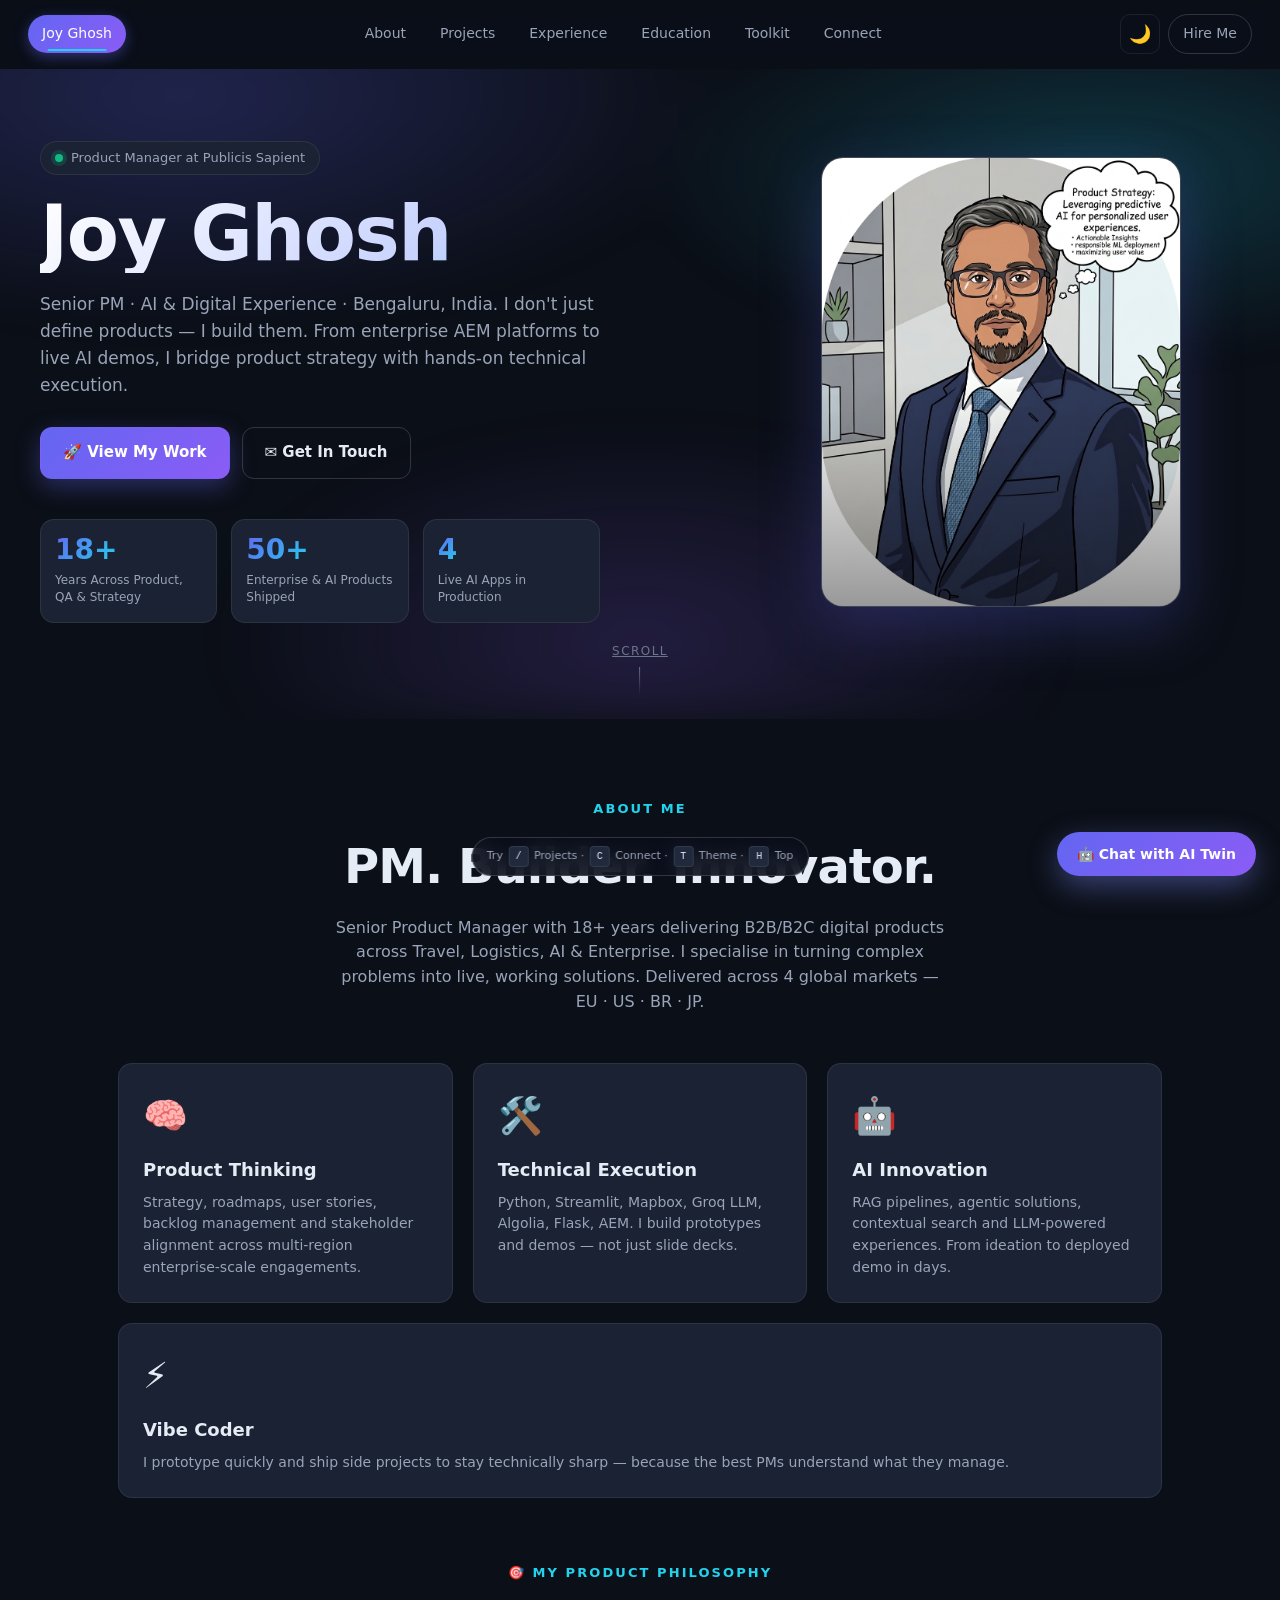
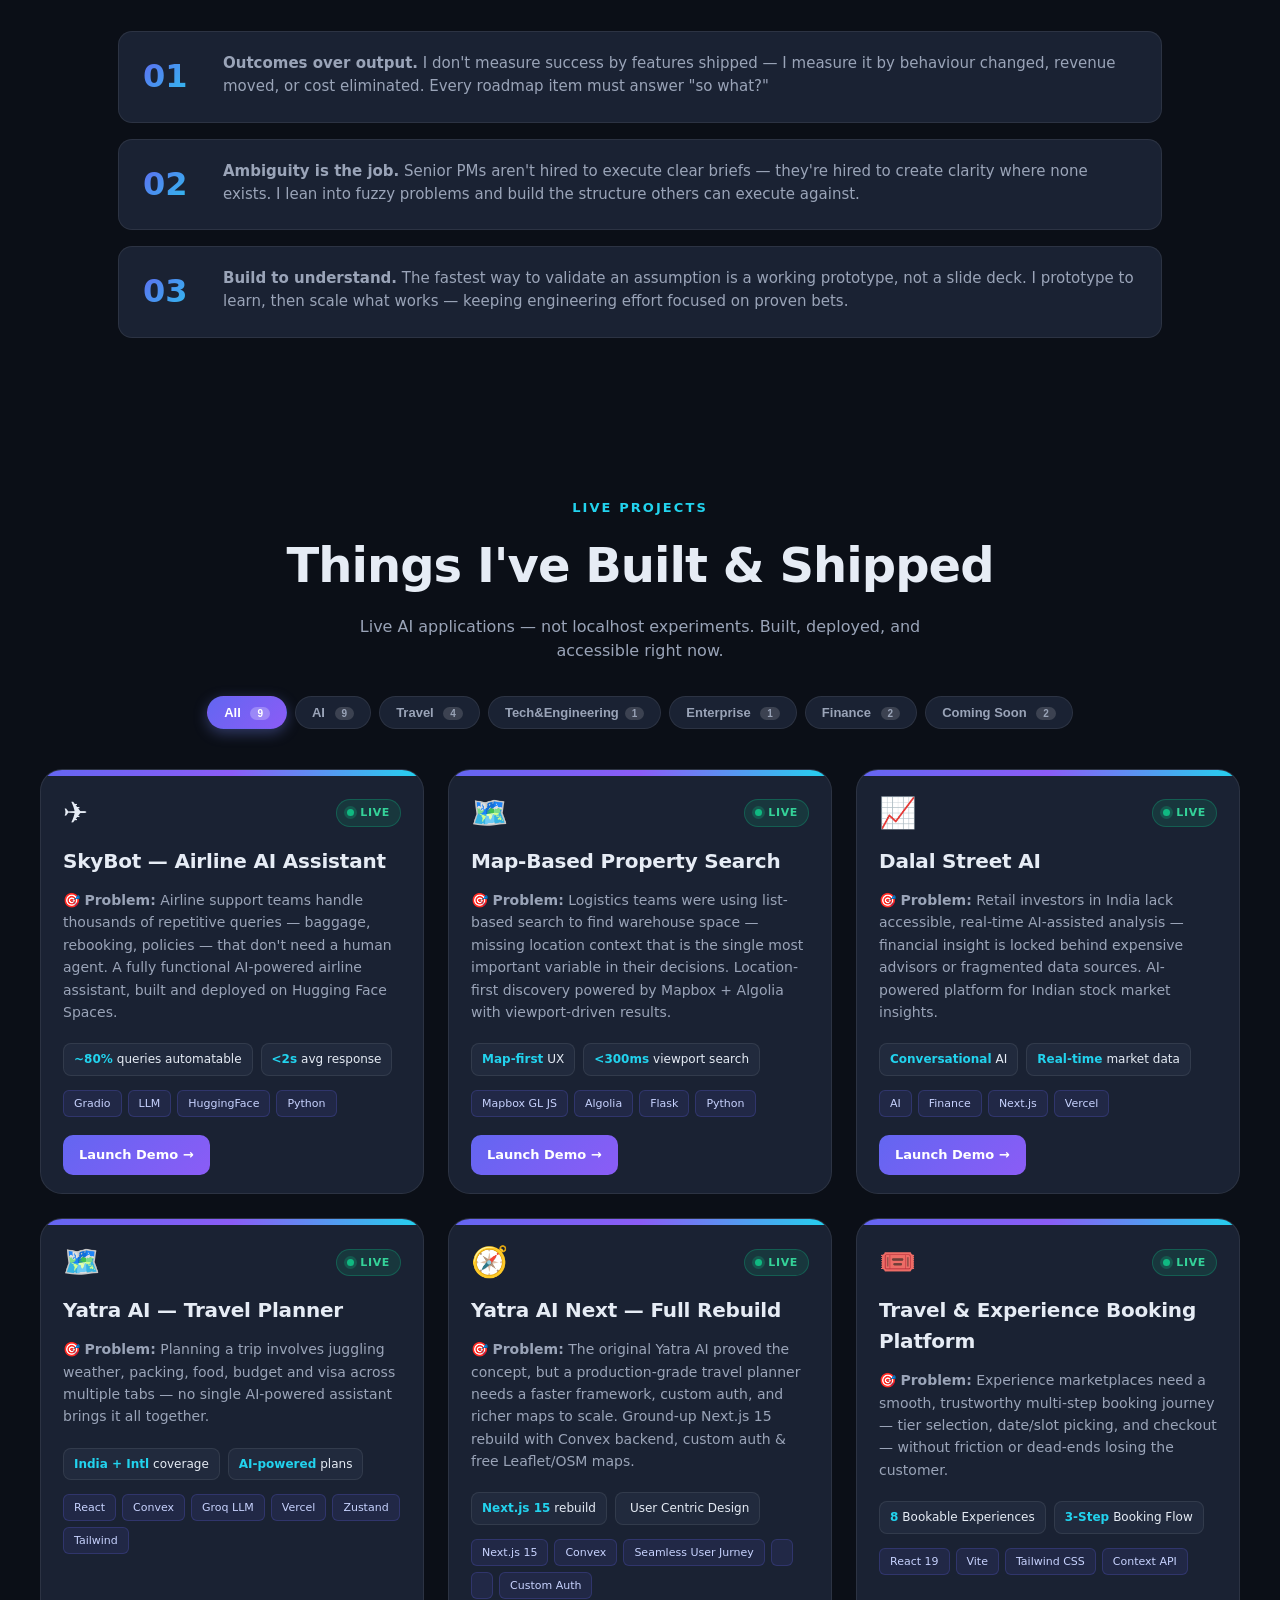
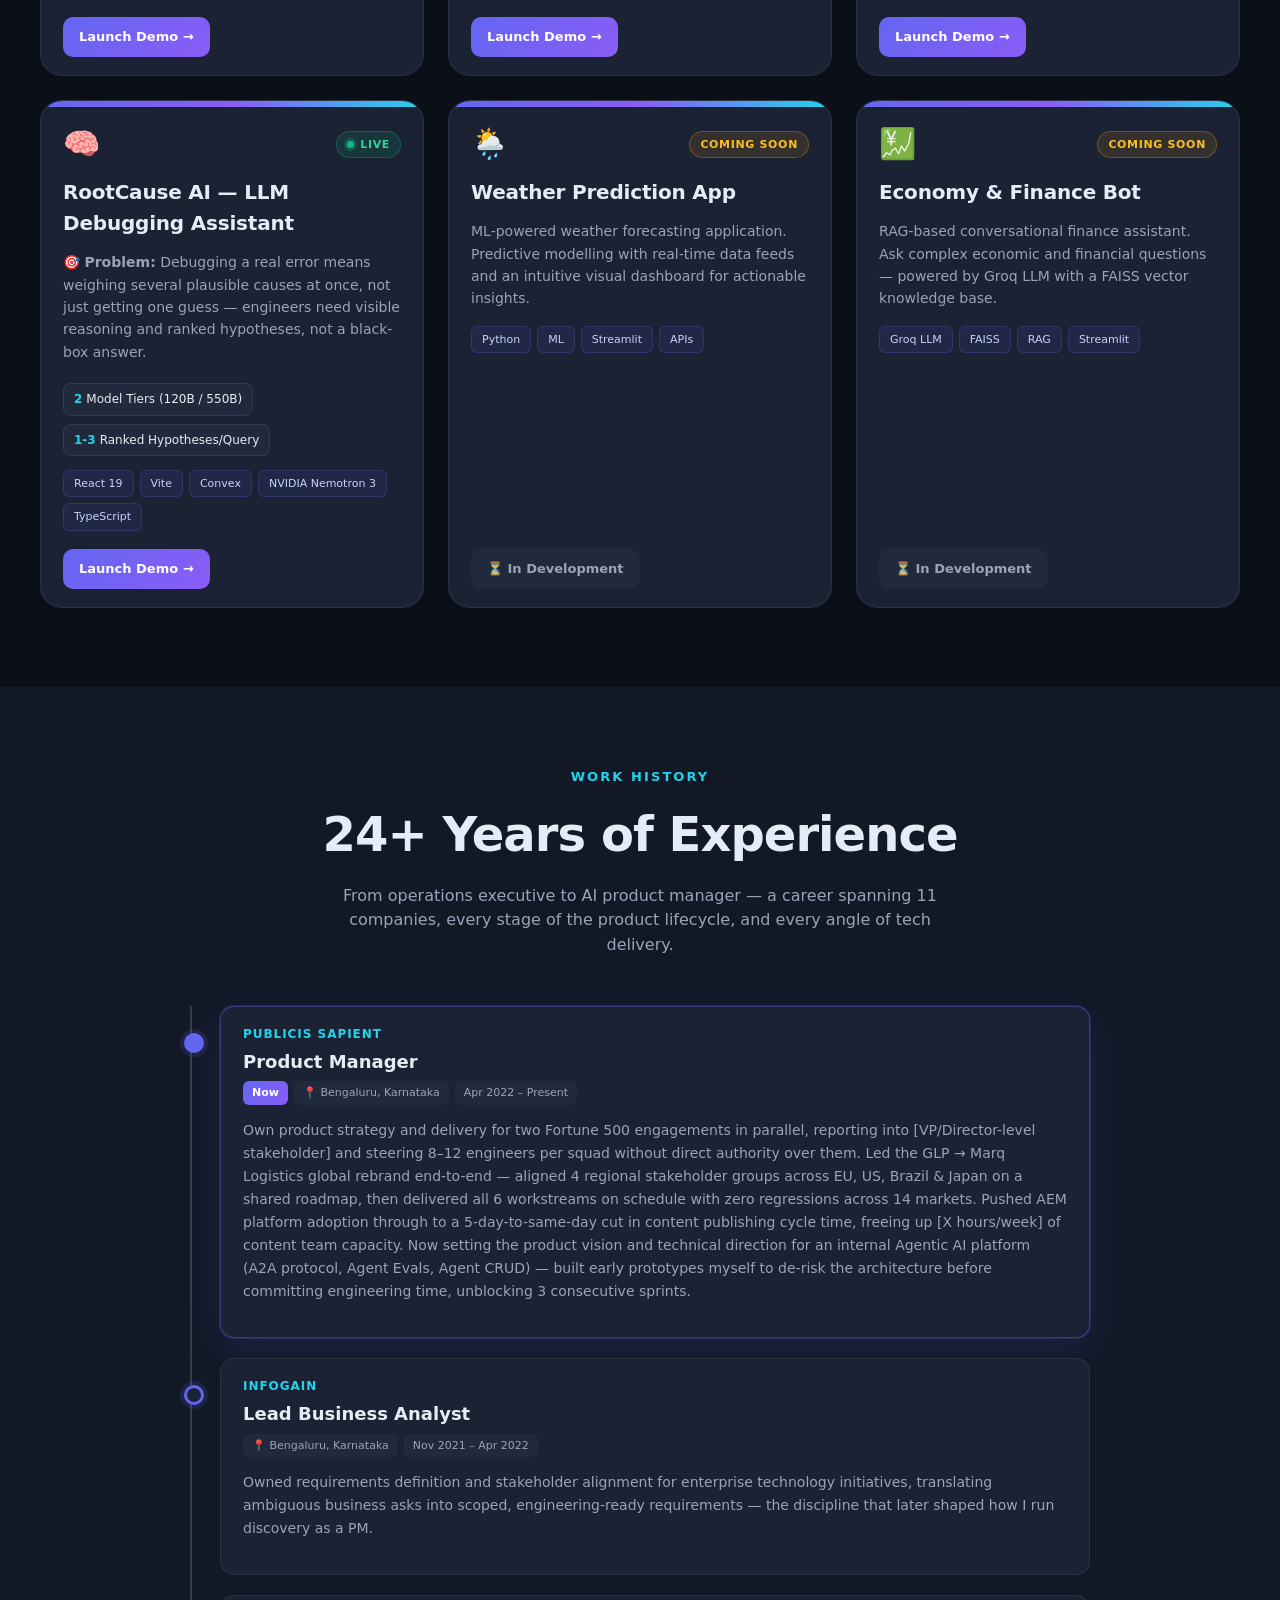
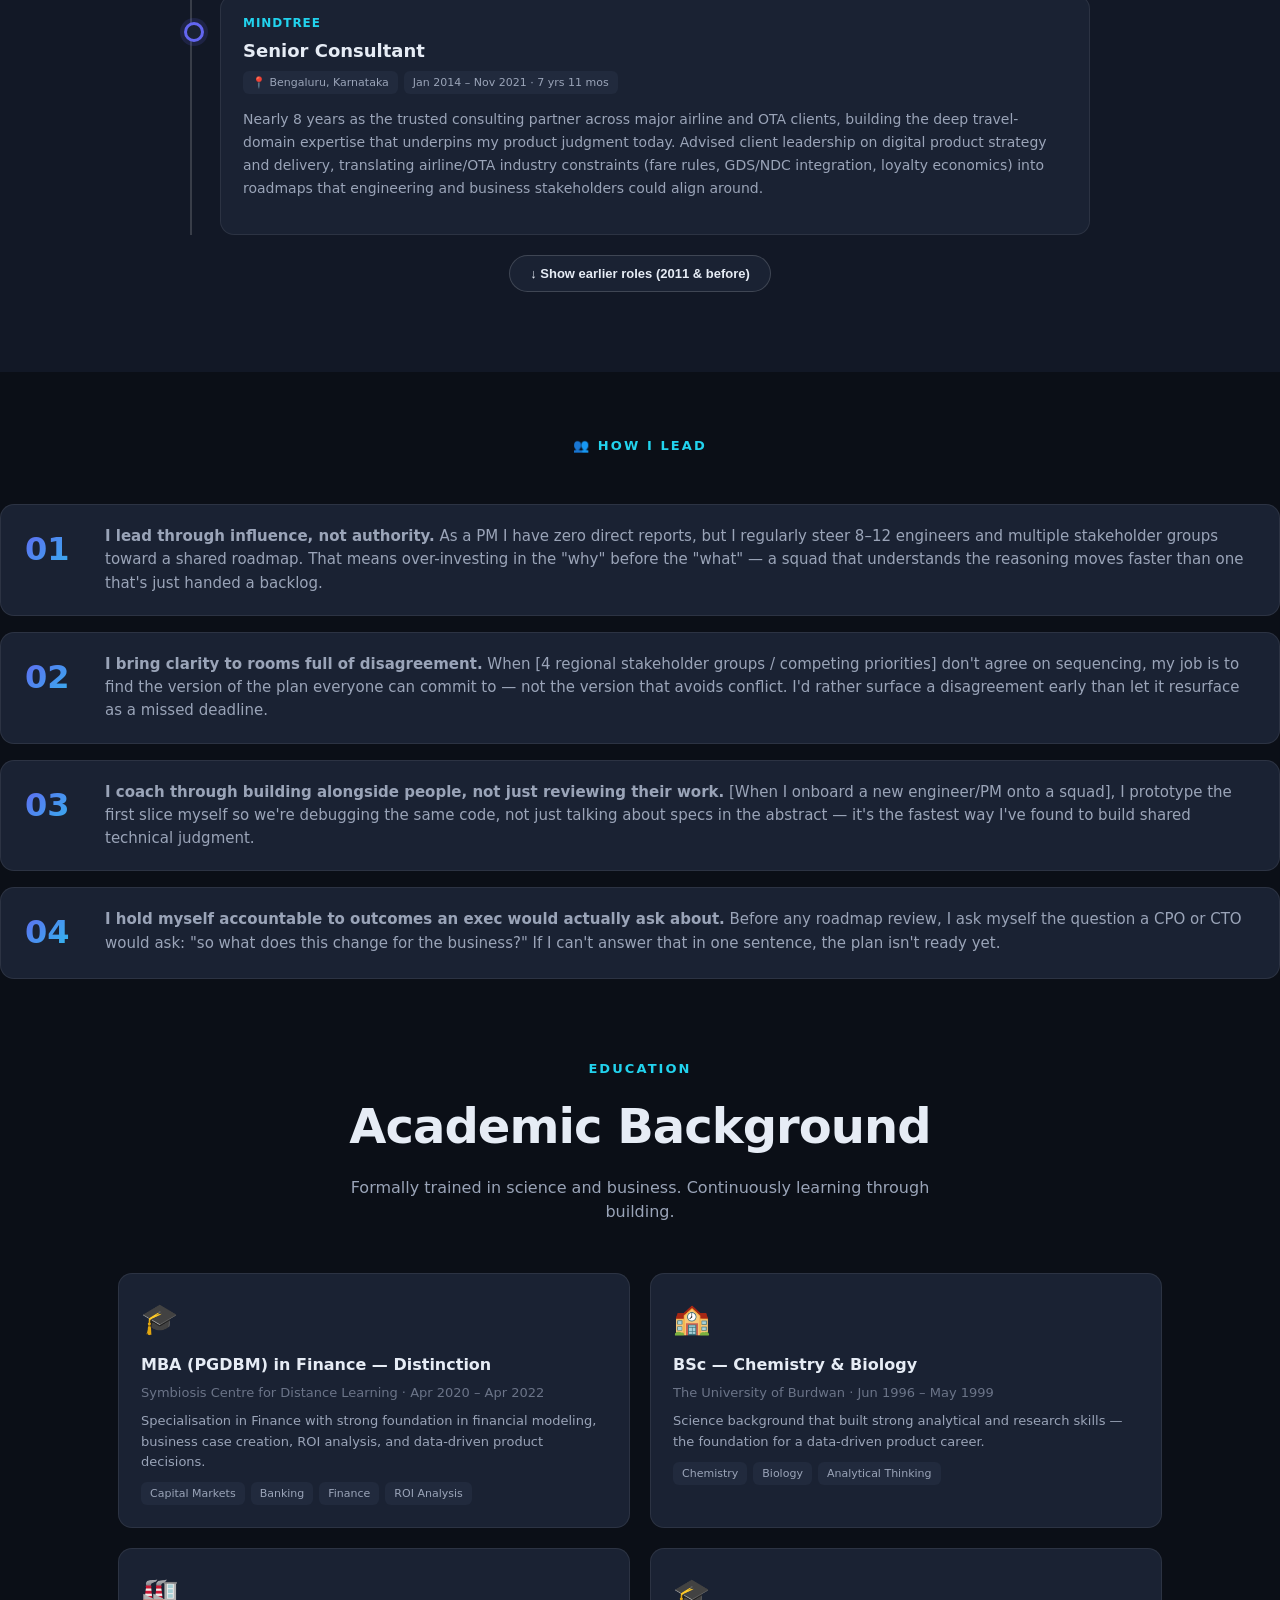
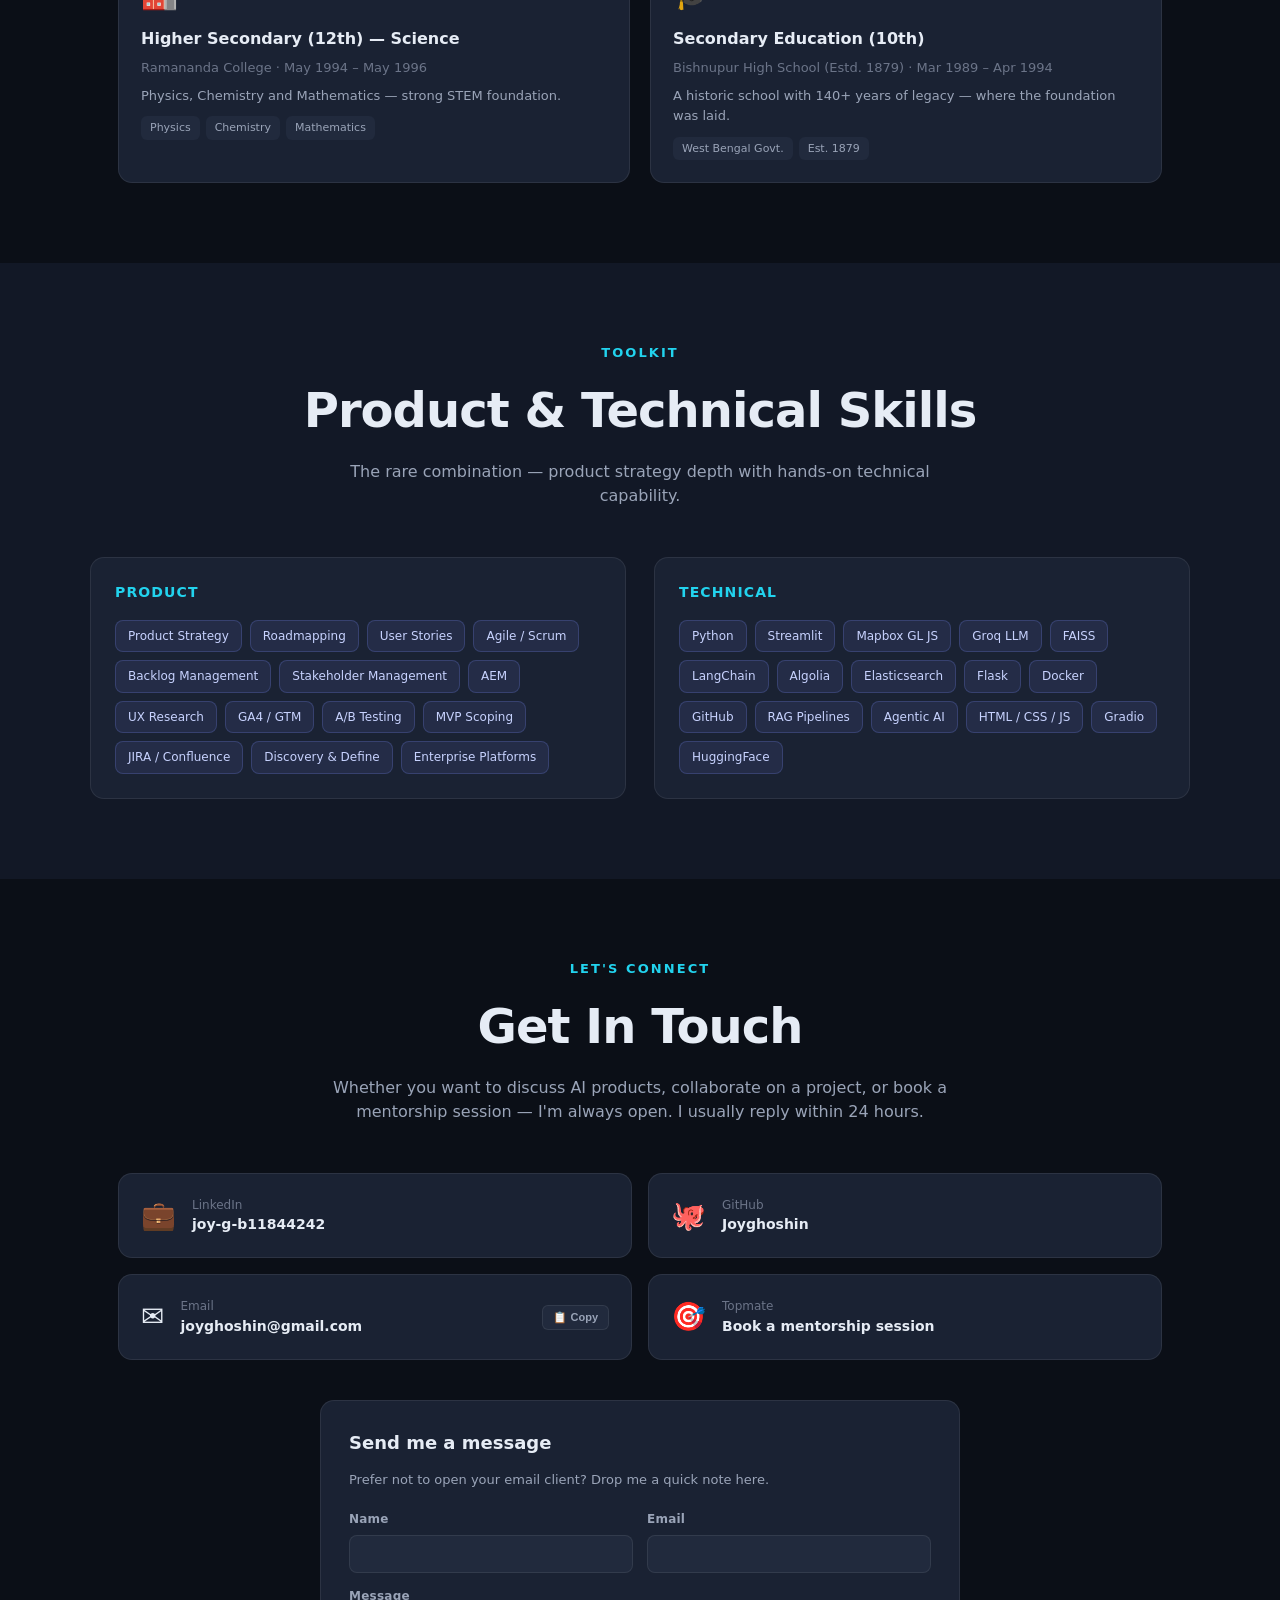
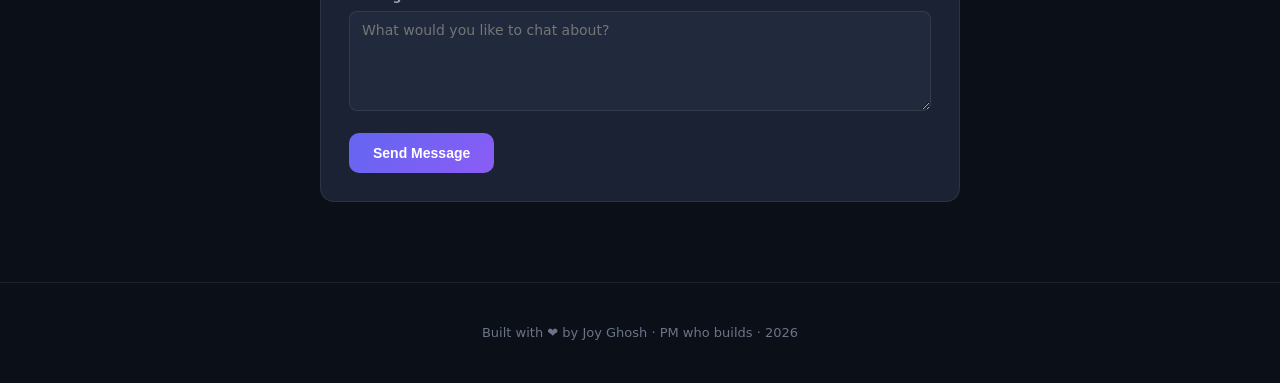
<file: index.html>
<!DOCTYPE html>
<html lang="en" data-theme="dark">
<head>
  <meta charset="UTF-8" />
  <meta name="viewport" content="width=device-width, initial-scale=1.0" />
  <title>Joy Ghosh — PM who builds</title>
  <meta name="description" content="Senior Product Manager at Publicis Sapient. AI & Digital Experience. 18+ years across Travel, Logistics, AI & Enterprise. I don't just define products — I build them." />

  <!-- OpenGraph -->
  <meta property="og:title" content="Joy Ghosh — PM who builds" />
  <meta property="og:description" content="Senior PM · AI & Digital Experience · Bengaluru, India. From enterprise AEM platforms to live AI demos." />
  <meta property="og:type" content="website" />
  <meta property="og:image" content="assets/Profile Pic2-for new profile.png" />
  <meta property="og:image:width" content="1200" />
  <meta property="og:image:height" content="630" />
  <meta property="og:url" content="https://joyghoshin.github.io/" />
  <meta name="twitter:card" content="summary_large_image" />
  <meta name="twitter:title" content="Joy Ghosh — PM who builds" />
  <meta name="twitter:description" content="Senior PM · AI & Digital Experience · Bengaluru, India" />
  <meta name="twitter:image" content="assets/og-card.png" />

  <link rel="stylesheet" href="phase1-styles.css" />
  <link rel="stylesheet" href="phase2-styles.css" />
  <link rel="stylesheet" href="phase3-styles.css" />

  <style>
    * { box-sizing: border-box; }
    html, body { margin: 0; padding: 0; scroll-behavior: smooth; }
    body {
      font-family: 'Inter', -apple-system, BlinkMacSystemFont, 'Segoe UI', system-ui, sans-serif;
      background: var(--pj-bg);
      color: var(--pj-text);
      -webkit-font-smoothing: antialiased;
      line-height: 1.55;
      transition: background 300ms ease, color 300ms ease;
    }
    a { color: var(--pj-accent); }
    h1, h2, h3, h4 { margin: 0; }

    .nav-brand { font-weight: 700; font-size: 16px; color: var(--pj-text); text-decoration: none; padding: 0 6px; }
    .nav-right { display: flex; align-items: center; gap: 8px; }

    .hero-photo.no-img {
      display: grid; place-items: center;
      background: linear-gradient(135deg, #4c1d95, #1e40af, #0891b2);
      color: white; font-size: 96px; font-weight: 800; letter-spacing: -0.03em;
    }

    .simple-section { padding: 80px 28px; max-width: 1100px; margin: 0 auto; }
    .simple-section.alt-bg { background: var(--pj-bg-soft); max-width: none; }
    .simple-section.alt-bg > .inner { max-width: 1100px; margin: 0 auto; }

    .cards-3col { display: grid; gap: 20px; grid-template-columns: repeat(3, 1fr); margin-top: 32px; }
    @media (max-width: 900px) { .cards-3col { grid-template-columns: 1fr; } }
    .value-card { padding: 24px; background: var(--pj-surface); border: 1px solid var(--pj-border); border-radius: var(--pj-radius); }
    .value-card .icon { font-size: 36px; margin-bottom: 12px; }
    .value-card h4 { font-size: 18px; margin-bottom: 8px; }
    .value-card p { color: var(--pj-text-dim); font-size: 14px; margin: 0; }

    .philosophy-list { display: grid; gap: 16px; margin-top: 32px; }
    .philosophy-item {
      display: grid; grid-template-columns: 60px 1fr; gap: 20px;
      padding: 20px 24px; background: var(--pj-surface);
      border: 1px solid var(--pj-border); border-radius: var(--pj-radius);
    }
    .philosophy-item .num {
      font-size: 32px; font-weight: 800;
      background: linear-gradient(135deg, var(--pj-primary), var(--pj-accent));
      -webkit-background-clip: text; background-clip: text; color: transparent;
    }
    .philosophy-item p { margin: 0; color: var(--pj-text-dim); font-size: 15px; }

    .edu-grid { display: grid; gap: 20px; grid-template-columns: repeat(2, 1fr); margin-top: 32px; }
    @media (max-width: 720px) { .edu-grid { grid-template-columns: 1fr; } }
    .edu-card { padding: 22px; background: var(--pj-surface); border: 1px solid var(--pj-border); border-radius: var(--pj-radius); }
    .edu-card .icon { font-size: 30px; margin-bottom: 10px; }
    .edu-card h4 { font-size: 16px; margin-bottom: 6px; }
    .edu-card .meta { color: var(--pj-text-mute); font-size: 13px; margin-bottom: 8px; }
    .edu-card p { color: var(--pj-text-dim); font-size: 13px; margin: 0 0 10px; }
    .edu-card .tags { display: flex; flex-wrap: wrap; gap: 6px; }
    .edu-card .tags span { padding: 3px 9px; border-radius: 6px; background: var(--pj-surface-2); font-size: 11px; color: var(--pj-text-dim); }

    .toolkit-grid { display: grid; gap: 28px; grid-template-columns: 1fr 1fr; margin-top: 32px; }
    @media (max-width: 720px) { .toolkit-grid { grid-template-columns: 1fr; } }
    .toolkit-col { padding: 24px; background: var(--pj-surface); border: 1px solid var(--pj-border); border-radius: var(--pj-radius); }
    .toolkit-col h4 { font-size: 14px; letter-spacing: 0.08em; text-transform: uppercase; color: var(--pj-accent); margin-bottom: 16px; }
    .skill-chips { display: flex; flex-wrap: wrap; gap: 8px; }
    .skill-chip {
      padding: 6px 12px; border-radius: 8px;
      background: rgba(124,140,255,0.10);
      border: 1px solid rgba(124,140,255,0.22);
      color: #c7d2fe; font-size: 12px; font-weight: 500;
    }

    .connect-grid { display: grid; gap: 16px; grid-template-columns: repeat(2, 1fr); margin-top: 32px; }
    @media (max-width: 720px) { .connect-grid { grid-template-columns: 1fr; } }
    .connect-card {
      display: flex; align-items: center; gap: 16px;
      padding: 20px 22px;
      background: var(--pj-surface); border: 1px solid var(--pj-border);
      border-radius: var(--pj-radius);
      text-decoration: none; color: var(--pj-text);
      transition: all var(--pj-t-fast) var(--pj-ease);
    }
    .connect-card:hover { transform: translateY(-3px); border-color: var(--pj-border-strong); box-shadow: var(--pj-shadow); }
    .connect-card .icon { font-size: 28px; }
    .connect-card .label { display: block; font-size: 12px; color: var(--pj-text-mute); }
    .connect-card .value { display: block; font-weight: 600; font-size: 14px; }

    .site-footer { padding: 40px 28px; text-align: center; color: var(--pj-text-mute); font-size: 13px; border-top: 1px solid var(--pj-border); }

    /* ---- SINGLE floating AI Twin FAB (SkyBot removed) ---- */
    .fab-stack { position: fixed; bottom: 24px; right: 24px; z-index: 40; }
    .fab {
      display: inline-flex; align-items: center; gap: 8px;
      padding: 14px 20px; border-radius: 999px;
      background: linear-gradient(135deg, var(--pj-primary), var(--pj-primary-2));
      color: #fff !important; font-weight: 600; font-size: 14px;
      text-decoration: none;
      box-shadow: 0 10px 30px rgba(124,140,255,0.4);
      transition: transform var(--pj-t-fast) var(--pj-ease);
      cursor: pointer; border: none; font-family: inherit;
    }
    .fab:hover { transform: translateY(-3px); }
  </style>
</head>
<body>

  <!-- ============ NAV ============ -->
  <nav class="site-nav">
    <a href="#top" class="nav-brand">Joy Ghosh</a>
    <ul>
      <li><a href="#about">About</a></li>
      <li><a href="#projects">Projects</a></li>
      <li><a href="#experience">Experience</a></li>
      <li><a href="#education">Education</a></li>
      <li><a href="#toolkit">Toolkit</a></li>
      <li><a href="#connect">Connect</a></li>
    </ul>
    <div class="nav-right">
      <button class="theme-toggle" aria-label="Toggle theme" title="Toggle theme (press T)">
        <span class="moon">🌙</span><span class="sun">☀️</span>
      </button>
      <a href="mailto:joyghoshin@gmail.com" class="nav-cta only-desktop">Hire Me</a>
      <button class="nav-toggle" aria-label="Toggle menu">☰</button>
    </div>
  </nav>

  <!-- ============ HERO ============ -->
  <section class="hero" id="top">
    <div class="hero-grid">
      <div class="hero-copy reveal">
        <span class="hero-eyebrow">Product Manager at Publicis Sapient</span>
        <h1>Joy Ghosh</h1>
        <p class="tagline">
          Senior PM · AI &amp; Digital Experience · Bengaluru, India.
          I don't just define products — I build them. From enterprise AEM platforms
          to live AI demos, I bridge product strategy with hands-on technical execution.
        </p>
        <div class="hero-ctas">
          <a href="#projects" class="btn btn-primary">🚀 View My Work</a>
          <a href="#connect"  class="btn btn-ghost">✉️ Get In Touch</a>
        </div>
        <div class="hero-stats reveal-stagger">
          <div class="hero-stat"><span class="num">18+</span><span class="lbl">Years Across Product, QA &amp; Strategy</span></div>
          <div class="hero-stat"><span class="num">50+</span><span class="lbl">Enterprise &amp; AI Products Shipped</span></div>
          <div class="hero-stat"><span class="num">4</span><span class="lbl">Live AI Apps in Production</span></div>
        </div>
      </div>
     <div class="hero-photo reveal" aria-label="Joy Ghosh profile picture">
  <img src="Profile Pic2-for new profile.png" alt="Joy Ghosh" />
</div>
    </div>
    <a href="#about" class="scroll-cue" aria-label="Scroll to About">Scroll</a>
  </section>

  <!-- ============ ABOUT ============ -->
  <section class="simple-section" id="about">
    <div class="section-head reveal">
      <div class="section-eyebrow">About Me</div>
      <h2>PM. Builder. Innovator.</h2>
      <p>Senior Product Manager with 18+ years delivering B2B/B2C digital products across Travel, Logistics, AI &amp; Enterprise. I specialise in turning complex problems into live, working solutions. Delivered across 4 global markets — EU · US · BR · JP.</p>
    </div>

    <div class="cards-3col reveal reveal-stagger">
      <div class="value-card"><div class="icon">🧠</div><h4>Product Thinking</h4><p>Strategy, roadmaps, user stories, backlog management and stakeholder alignment across multi-region enterprise-scale engagements.</p></div>
      <div class="value-card"><div class="icon">🛠️</div><h4>Technical Execution</h4><p>Python, Streamlit, Mapbox, Groq LLM, Algolia, Flask, AEM. I build prototypes and demos — not just slide decks.</p></div>
      <div class="value-card"><div class="icon">🤖</div><h4>AI Innovation</h4><p>RAG pipelines, agentic solutions, contextual search and LLM-powered experiences. From ideation to deployed demo in days.</p></div>
    </div>

    <div class="cards-3col reveal" style="grid-template-columns: 1fr; margin-top: 20px;">
      <div class="value-card"><div class="icon">⚡</div><h4>Vibe Coder</h4><p>I prototype quickly and ship side projects to stay technically sharp — because the best PMs understand what they manage.</p></div>
    </div>

    <div class="section-head reveal" style="margin-top: 64px;"><div class="section-eyebrow">🎯 My Product Philosophy</div></div>

    <div class="philosophy-list reveal reveal-stagger">
      <div class="philosophy-item"><span class="num">01</span><p><strong>Outcomes over output.</strong> I don't measure success by features shipped — I measure it by behaviour changed, revenue moved, or cost eliminated. Every roadmap item must answer "so what?"</p></div>
      <div class="philosophy-item"><span class="num">02</span><p><strong>Ambiguity is the job.</strong> Senior PMs aren't hired to execute clear briefs — they're hired to create clarity where none exists. I lean into fuzzy problems and build the structure others can execute against.</p></div>
      <div class="philosophy-item"><span class="num">03</span><p><strong>Build to understand.</strong> The fastest way to validate an assumption is a working prototype, not a slide deck. I prototype to learn, then scale what works — keeping engineering effort focused on proven bets.</p></div>
    </div>
  </section>

  <!-- ============ PROJECTS ============ -->
  <section class="projects" id="projects">
    <div class="projects-wrap">
      <div class="section-head reveal">
        <div class="section-eyebrow">Live Projects</div>
        <h2>Things I've Built &amp; Shipped</h2>
        <p>Live AI applications — not localhost experiments. Built, deployed, and accessible right now.</p>
      </div>

      <div class="filter-tabs reveal">
        <button class="filter-tab is-active" data-filter="all">All <span class="count">7</span></button>
        <button class="filter-tab" data-filter="ai">AI <span class="count">0</span></button>
        <button class="filter-tab" data-filter="travel">Travel <span class="count">0</span></button>
        <button class="filter-tab" data-filter="Tech&Engineering">Tech&Engineering<span class="count">0</span></button>
        <button class="filter-tab" data-filter="enterprise">Enterprise <span class="count">0</span></button>
        <button class="filter-tab" data-filter="finance">Finance <span class="count">0</span></button>
        <button class="filter-tab" data-filter="soon">Coming Soon <span class="count">0</span></button>
      </div>

      <div class="project-grid reveal reveal-stagger">

        <article class="project-card" data-category="ai travel">
          <div class="project-card__strip"></div>
          <div class="project-card__body">
            <div class="project-card__head"><span class="project-card__icon">✈️</span><span class="badge badge-live">Live</span></div>
            <h3>SkyBot — Airline AI Assistant</h3>
            <p class="project-card__desc">🎯 <strong>Problem:</strong> Airline support teams handle thousands of repetitive queries — baggage, rebooking, policies — that don't need a human agent. A fully functional AI-powered airline assistant, built and deployed on Hugging Face Spaces.</p>
            <div class="metric-row"><span class="metric-pill"><strong>~80%</strong>queries automatable</span><span class="metric-pill"><strong>&lt;2s</strong>avg response</span></div>
            <div class="chip-row"><span class="chip">Gradio</span><span class="chip">LLM</span><span class="chip">HuggingFace</span><span class="chip">Python</span></div>
            <a href="https://joyghoshin-sktbotnew.hf.space" target="_blank" rel="noopener" class="project-card__cta">Launch Demo →</a>
          </div>
        </article>

        <article class="project-card" data-category="enterprise ai">
          <div class="project-card__strip"></div>
          <div class="project-card__body">
            <div class="project-card__head"><span class="project-card__icon">🗺️</span><span class="badge badge-live">Live</span></div>
            <h3>Map-Based Property Search</h3>
            <p class="project-card__desc">🎯 <strong>Problem:</strong> Logistics teams were using list-based search to find warehouse space — missing location context that is the single most important variable in their decisions. Location-first discovery powered by Mapbox + Algolia with viewport-driven results.</p>
            <div class="metric-row"><span class="metric-pill"><strong>Map-first</strong>UX</span><span class="metric-pill"><strong>&lt;300ms</strong>viewport search</span></div>
            <div class="chip-row"><span class="chip">Mapbox GL JS</span><span class="chip">Algolia</span><span class="chip">Flask</span><span class="chip">Python</span></div>
           <a href="https://huggingface.co/spaces/joyghoshin/map-based-prop-search" target="_blank" rel="noopener" class="project-card__cta">Launch Demo →</a>
          </div>
        </article>

        <article class="project-card" data-category="ai finance">
          <div class="project-card__strip"></div>
          <div class="project-card__body">
            <div class="project-card__head"><span class="project-card__icon">📈</span><span class="badge badge-live">Live</span></div>
            <h3>Dalal Street AI</h3>
            <p class="project-card__desc">🎯 <strong>Problem:</strong> Retail investors in India lack accessible, real-time AI-assisted analysis — financial insight is locked behind expensive advisors or fragmented data sources. AI-powered platform for Indian stock market insights.</p>
            <div class="metric-row"><span class="metric-pill"><strong>Conversational</strong>AI</span><span class="metric-pill"><strong>Real-time</strong>market data</span></div>
            <div class="chip-row"><span class="chip">AI</span><span class="chip">Finance</span><span class="chip">Next.js</span><span class="chip">Vercel</span></div>
           <a href="https://newdalalstreet-1.onrender.com/" target="_blank" rel="noopener" class="project-card__cta">Launch Demo →</a>
          </div>
        </article>

        <article class="project-card" data-category="ai travel">
          <div class="project-card__strip"></div>
          <div class="project-card__body">
            <div class="project-card__head"><span class="project-card__icon">🗺️</span><span class="badge badge-live">Live</span></div>
            <h3>Yatra AI — Travel Planner</h3>
            <p class="project-card__desc">🎯 <strong>Problem:</strong> Planning a trip involves juggling weather, packing, food, budget and visa across multiple tabs — no single AI-powered assistant brings it all together.</p>
            <div class="metric-row"><span class="metric-pill"><strong>India + Intl</strong>coverage</span><span class="metric-pill"><strong>AI-powered</strong>plans</span></div>
            <div class="chip-row"><span class="chip">React</span><span class="chip">Convex</span><span class="chip">Groq LLM</span><span class="chip">Vercel</span><span class="chip">Zustand</span><span class="chip">Tailwind</span></div>
            <a href="https://yatra-ai-pi.vercel.app/" target="_blank" rel="noopener" class="project-card__cta">Launch Demo →</a>
          </div>
        </article>

        <article class="project-card" data-category="ai travel">
          <div class="project-card__strip"></div>
          <div class="project-card__body">
            <div class="project-card__head"><span class="project-card__icon">🧭</span><span class="badge badge-live">Live</span></div>
            <h3>Yatra AI Next — Full Rebuild</h3>
            <p class="project-card__desc">🎯 <strong>Problem:</strong> The original Yatra AI proved the concept, but a production-grade travel planner needs a faster framework, custom auth, and richer maps to scale. Ground-up Next.js 15 rebuild with Convex backend, custom auth &amp; free Leaflet/OSM maps.</p>
            <div class="metric-row"><span class="metric-pill"><strong>Next.js 15</strong>rebuild</span><span class="metric-pill"><strong></strong>User Centric Design</span></div>
            <div class="chip-row"><span class="chip">Next.js 15</span><span class="chip">Convex</span><span class="chip">Seamless User Jurney</span><span class="chip"></span><span class="chip"></span><span class="chip">Custom Auth</span></div>
            <a href="https://yatra-ai-next-h71k.vercel.app/" target="_blank" rel="noopener" class="project-card__cta">Launch Demo →</a>
          </div>
        </article>

      <article class="project-card" data-category="ai travel">
  <div class="project-card__strip"></div>
  <div class="project-card__body">
    <div class="project-card__head"><span class="project-card__icon">🎟️</span><span class="badge badge-live">Live</span></div>
    <h3>Travel &amp; Experience Booking Platform</h3>
    <p class="project-card__desc">🎯 <strong>Problem:</strong> Experience marketplaces need a smooth, trustworthy multi-step booking journey — tier selection, date/slot picking, and checkout — without friction or dead-ends losing the customer.</p>
    <div class="metric-row"><span class="metric-pill"><strong>8</strong>Bookable Experiences</span><span class="metric-pill"><strong>3-Step</strong>Booking Flow</span></div>
    <div class="chip-row"><span class="chip">React 19</span><span class="chip">Vite</span><span class="chip">Tailwind CSS</span><span class="chip">Context API</span></div>
    <a href="https://imaginative-liger-0af34a.netlify.app/" target="_blank" rel="noopener" class="project-card__cta">Launch Demo →</a>
  </div>
</article>

<article class="project-card" data-category="ai Tech&Engineering">
  <div class="project-card__strip"></div>
  <div class="project-card__body">
    <div class="project-card__head"><span class="project-card__icon">🧠</span><span class="badge badge-live">Live</span></div>
    <h3>RootCause AI — LLM Debugging Assistant</h3>
    <p class="project-card__desc">🎯 <strong>Problem:</strong> Debugging a real error means weighing several plausible causes at once, not just getting one guess — engineers need visible reasoning and ranked hypotheses, not a black-box answer.</p>
    <div class="metric-row"><span class="metric-pill"><strong>2</strong>Model Tiers (120B / 550B)</span><span class="metric-pill"><strong>1-3</strong>Ranked Hypotheses/Query</span></div>
    <div class="chip-row"><span class="chip">React 19</span><span class="chip">Vite</span><span class="chip">Convex</span><span class="chip">NVIDIA Nemotron 3</span><span class="chip">TypeScript</span></div>
    <a href="https://superlative-chebakia-e00169.netlify.app/" target="_blank" rel="noopener" class="project-card__cta">Launch Demo →</a>
  </div>
</article>

        <article class="project-card" data-category="soon ai">
          <div class="project-card__strip"></div>
          <div class="project-card__body">
            <div class="project-card__head"><span class="project-card__icon">🌦️</span><span class="badge badge-soon">Coming Soon</span></div>
            <h3>Weather Prediction App</h3>
            <p class="project-card__desc">ML-powered weather forecasting application. Predictive modelling with real-time data feeds and an intuitive visual dashboard for actionable insights.</p>
            <div class="chip-row"><span class="chip">Python</span><span class="chip">ML</span><span class="chip">Streamlit</span><span class="chip">APIs</span></div>
            <a class="project-card__cta project-card__cta--muted">⏳ In Development</a>
          </div>
        </article>

        <article class="project-card" data-category="soon ai finance">
          <div class="project-card__strip"></div>
          <div class="project-card__body">
            <div class="project-card__head"><span class="project-card__icon">💹</span><span class="badge badge-soon">Coming Soon</span></div>
            <h3>Economy &amp; Finance Bot</h3>
            <p class="project-card__desc">RAG-based conversational finance assistant. Ask complex economic and financial questions — powered by Groq LLM with a FAISS vector knowledge base.</p>
            <div class="chip-row"><span class="chip">Groq LLM</span><span class="chip">FAISS</span><span class="chip">RAG</span><span class="chip">Streamlit</span></div>
            <a class="project-card__cta project-card__cta--muted">⏳ In Development</a>
          </div>
        </article>

      </div>
    </div>
  </section>

  <!-- ============ EXPERIENCE ============ -->
 <!-- ============ EXPERIENCE ============ -->
  <section class="experience" id="experience">
    <div class="exp-wrap">
      <div class="section-head reveal">
        <div class="section-eyebrow">Work History</div>
        <h2>24+ Years of Experience</h2>
        <p>From operations executive to AI product manager — a career spanning 11 companies, every stage of the product lifecycle, and every angle of tech delivery.</p>
      </div>

      <div class="timeline reveal">
        <div class="timeline-item is-current">
          <div class="timeline-head"><span class="timeline-company">Publicis Sapient</span></div>
          <h3>Product Manager</h3>
          <div class="timeline-meta"><span class="now">Now</span><span>📍 Bengaluru, Karnataka</span><span>Apr 2022 – Present</span></div>
          <p class="timeline-body">Own product strategy and delivery for two Fortune 500 engagements in parallel, reporting into [VP/Director-level stakeholder] and steering 8–12 engineers per squad without direct authority over them. Led the GLP → Marq Logistics global rebrand end-to-end — aligned 4 regional stakeholder groups across EU, US, Brazil &amp; Japan on a shared roadmap, then delivered all 6 workstreams on schedule with zero regressions across 14 markets. Pushed AEM platform adoption through to a 5-day-to-same-day cut in content publishing cycle time, freeing up [X hours/week] of content team capacity. Now setting the product vision and technical direction for an internal Agentic AI platform (A2A protocol, Agent Evals, Agent CRUD) — built early prototypes myself to de-risk the architecture before committing engineering time, unblocking 3 consecutive sprints.</p>
        </div>
        <div class="timeline-item">
          <div class="timeline-head"><span class="timeline-company">Infogain</span></div>
          <h3>Lead Business Analyst</h3>
          <div class="timeline-meta"><span>📍 Bengaluru, Karnataka</span><span>Nov 2021 – Apr 2022</span></div>
          <p class="timeline-body">Owned requirements definition and stakeholder alignment for enterprise technology initiatives, translating ambiguous business asks into scoped, engineering-ready requirements — the discipline that later shaped how I run discovery as a PM.</p>
        </div>
        <div class="timeline-item">
          <div class="timeline-head"><span class="timeline-company">Mindtree</span></div>
          <h3>Senior Consultant</h3>
          <div class="timeline-meta"><span>📍 Bengaluru, Karnataka</span><span>Jan 2014 – Nov 2021 · 7 yrs 11 mos</span></div>
          <p class="timeline-body">Nearly 8 years as the trusted consulting partner across major airline and OTA clients, building the deep travel-domain expertise that underpins my product judgment today. Advised client leadership on digital product strategy and delivery, translating airline/OTA industry constraints (fare rules, GDS/NDC integration, loyalty economics) into roadmaps that engineering and business stakeholders could align around.</p>
        </div>
        <div class="timeline-item is-hidden">
          <div class="timeline-head"><span class="timeline-company">NIIT Technologies Limited</span></div>
          <h3>Senior Business Analyst</h3>
          <div class="timeline-meta"><span>📍 Greater Noida, UP</span><span>Aug 2011 – Dec 2013</span></div>
          <p class="timeline-body">Delivered travel-domain business analysis for enterprise clients, building the requirements-to-delivery rigor that carried forward into every later product role.</p>
        </div>
        <div class="timeline-item is-hidden">
          <div class="timeline-head"><span class="timeline-company">AppLabs</span></div>
          <h3>Senior Operations Executive / Team Lead / Manager</h3>
          <div class="timeline-meta"><span>📍 Greater Hyderabad</span><span>Jun 2010 – Jul 2011</span></div>
          <p class="timeline-body">Led a frontline team through day-to-day operations and quality process improvement — my first formal people-leadership role, managing [team size] direct reports.</p>
        </div>
        <div class="timeline-item is-hidden">
          <div class="timeline-head"><span class="timeline-company">NIIT Technologies Limited</span></div>
          <h3>Senior QA Specialist</h3>
          <div class="timeline-meta"><span>📍 Noida, UP</span><span>Oct 2008 – May 2010</span></div>
          <p class="timeline-body">Owned quality assurance for travel &amp; technology platforms, catching the defects that would have reached real travelers — early training in thinking from the end-user's perspective.</p>
        </div>
        <div class="timeline-item is-hidden">
          <div class="timeline-head"><span class="timeline-company">InterGlobe Enterprises ✈️</span></div>
          <h3>QA Specialist</h3>
          <div class="timeline-meta"><span>📍 Gurugram, Haryana</span><span>Feb 2006 – Sep 2008</span></div>
          <p class="timeline-body">Quality assurance for airline systems at InterGlobe Enterprises — the parent company of IndiGo Airlines. This is where 15+ years of airline domain expertise started: I learned the operational realities (booking systems, fare logic, passenger experience) that I still design products against today.</p>
        </div>
        <div class="timeline-item is-hidden">
          <div class="timeline-head"><span class="timeline-company">WNS Global Services SA</span></div>
          <h3>Senior Operations Executive</h3>
          <div class="timeline-meta"><span>📍 Gurugram, Haryana</span><span>Dec 2005 – Jan 2006</span></div>
          <p class="timeline-body">Operations management and BPO services delivery.</p>
        </div>
        <div class="timeline-item is-hidden">
          <div class="timeline-head"><span class="timeline-company">Final Quadrant Solutions Ltd.</span></div>
          <h3>QA Specialist</h3>
          <div class="timeline-meta"><span>📍 Noida, UP</span><span>Jun 2005 – Nov 2005</span></div>
          <p class="timeline-body">Quality assurance for software solutions.</p>
        </div>
        <div class="timeline-item is-hidden">
          <div class="timeline-head"><span class="timeline-company">Intelenet Global Services</span></div>
          <h3>Senior Operations Executive</h3>
          <div class="timeline-meta"><span>📍 New Delhi</span><span>Sep 2004 – May 2005</span></div>
          <p class="timeline-body">Operations management (formerly Technovate India Pvt Limited).</p>
        </div>
        <div class="timeline-item is-hidden">
          <div class="timeline-head"><span class="timeline-company">RDM India Pvt Ltd</span></div>
          <h3>Management Team Member</h3>
          <div class="timeline-meta"><span>📍 Gurugram, Haryana</span><span>Aug 2001 – Aug 2004</span></div>
          <p class="timeline-body">Career starting point — management and operations. The foundation of a 24+ year journey from operations to AI product management.</p>
        </div>
      </div>

      <button class="timeline-toggle" type="button">↓ Show earlier roles (2011 &amp; before)</button>
    </div>
  </section>

  <!-- ============ How I Lead ============ -->
  <div class="section-head reveal" style="margin-top: 64px;"><div class="section-eyebrow">👥 How I Lead</div></div>

    <div class="philosophy-list reveal reveal-stagger">
      <div class="philosophy-item"><span class="num">01</span><p><strong>I lead through influence, not authority.</strong> As a PM I have zero direct reports, but I regularly steer 8–12 engineers and multiple stakeholder groups toward a shared roadmap. That means over-investing in the "why" before the "what" — a squad that understands the reasoning moves faster than one that's just handed a backlog.</p></div>
      <div class="philosophy-item"><span class="num">02</span><p><strong>I bring clarity to rooms full of disagreement.</strong> When [4 regional stakeholder groups / competing priorities] don't agree on sequencing, my job is to find the version of the plan everyone can commit to — not the version that avoids conflict. I'd rather surface a disagreement early than let it resurface as a missed deadline.</p></div>
      <div class="philosophy-item"><span class="num">03</span><p><strong>I coach through building alongside people, not just reviewing their work.</strong> [When I onboard a new engineer/PM onto a squad], I prototype the first slice myself so we're debugging the same code, not just talking about specs in the abstract — it's the fastest way I've found to build shared technical judgment.</p></div>
      <div class="philosophy-item"><span class="num">04</span><p><strong>I hold myself accountable to outcomes an exec would actually ask about.</strong> Before any roadmap review, I ask myself the question a CPO or CTO would ask: "so what does this change for the business?" If I can't answer that in one sentence, the plan isn't ready yet.</p></div>
    </div>
  <!-- ============ EDUCATION ============ -->
  <section class="simple-section" id="education">
    <div class="section-head reveal">
      <div class="section-eyebrow">Education</div>
      <h2>Academic Background</h2>
      <p>Formally trained in science and business. Continuously learning through building.</p>
    </div>

    <div class="edu-grid reveal reveal-stagger">
      <div class="edu-card"><div class="icon">🎓</div><h4>MBA (PGDBM) in Finance — Distinction</h4><div class="meta">Symbiosis Centre for Distance Learning · Apr 2020 – Apr 2022</div><p>Specialisation in Finance with strong foundation in financial modeling, business case creation, ROI analysis, and data-driven product decisions.</p><div class="tags"><span>Capital Markets</span><span>Banking</span><span>Finance</span><span>ROI Analysis</span></div></div>
      <div class="edu-card"><div class="icon">🏫</div><h4>BSc — Chemistry &amp; Biology</h4><div class="meta">The University of Burdwan · Jun 1996 – May 1999</div><p>Science background that built strong analytical and research skills — the foundation for a data-driven product career.</p><div class="tags"><span>Chemistry</span><span>Biology</span><span>Analytical Thinking</span></div></div>
      <div class="edu-card"><div class="icon">🏭</div><h4>Higher Secondary (12th) — Science</h4><div class="meta">Ramananda College · May 1994 – May 1996</div><p>Physics, Chemistry and Mathematics — strong STEM foundation.</p><div class="tags"><span>Physics</span><span>Chemistry</span><span>Mathematics</span></div></div>
      <div class="edu-card"><div class="icon">🎓</div><h4>Secondary Education (10th)</h4><div class="meta">Bishnupur High School (Estd. 1879) · Mar 1989 – Apr 1994</div><p>A historic school with 140+ years of legacy — where the foundation was laid.</p><div class="tags"><span>West Bengal Govt.</span><span>Est. 1879</span></div></div>
    </div>
  </section>

  <!-- ============ TOOLKIT ============ -->
  <section class="simple-section alt-bg" id="toolkit">
    <div class="inner">
      <div class="section-head reveal">
        <div class="section-eyebrow">Toolkit</div>
        <h2>Product &amp; Technical Skills</h2>
        <p>The rare combination — product strategy depth with hands-on technical capability.</p>
      </div>

      <div class="toolkit-grid reveal reveal-stagger">
        <div class="toolkit-col">
          <h4>Product</h4>
          <div class="skill-chips">
            <span class="skill-chip">Product Strategy</span><span class="skill-chip">Roadmapping</span>
            <span class="skill-chip">User Stories</span><span class="skill-chip">Agile / Scrum</span>
            <span class="skill-chip">Backlog Management</span><span class="skill-chip">Stakeholder Management</span>
            <span class="skill-chip">AEM</span><span class="skill-chip">UX Research</span>
            <span class="skill-chip">GA4 / GTM</span><span class="skill-chip">A/B Testing</span>
            <span class="skill-chip">MVP Scoping</span><span class="skill-chip">JIRA / Confluence</span>
            <span class="skill-chip">Discovery &amp; Define</span><span class="skill-chip">Enterprise Platforms</span>
          </div>
        </div>
        <div class="toolkit-col">
          <h4>Technical</h4>
          <div class="skill-chips">
            <span class="skill-chip">Python</span><span class="skill-chip">Streamlit</span>
            <span class="skill-chip">Mapbox GL JS</span><span class="skill-chip">Groq LLM</span>
            <span class="skill-chip">FAISS</span><span class="skill-chip">LangChain</span>
            <span class="skill-chip">Algolia</span><span class="skill-chip">Elasticsearch</span>
            <span class="skill-chip">Flask</span><span class="skill-chip">Docker</span>
            <span class="skill-chip">GitHub</span><span class="skill-chip">RAG Pipelines</span>
            <span class="skill-chip">Agentic AI</span><span class="skill-chip">HTML / CSS / JS</span>
            <span class="skill-chip">Gradio</span><span class="skill-chip">HuggingFace</span>
          </div>
        </div>
      </div>
    </div>
  </section>

  <!-- ============ CONNECT ============ -->
  <section class="simple-section" id="connect">
    <div class="section-head reveal">
      <div class="section-eyebrow">Let's Connect</div>
      <h2>Get In Touch</h2>
      <p>Whether you want to discuss AI products, collaborate on a project, or book a mentorship session — I'm always open. I usually reply within 24 hours.</p>
    </div>

    <div class="connect-grid reveal reveal-stagger">
      <a href="https://www.linkedin.com/in/joy-g-b11844242" target="_blank" rel="noopener" class="connect-card">
        <span class="icon">💼</span>
        <span><span class="label">LinkedIn</span><span class="value">joy-g-b11844242</span></span>
      </a>
      <a href="https://github.com/Joyghoshin" target="_blank" rel="noopener" class="connect-card">
        <span class="icon">🐙</span>
        <span><span class="label">GitHub</span><span class="value">Joyghoshin</span></span>
      </a>
      <a href="mailto:joyghoshin@gmail.com" class="connect-card">
        <span class="icon">✉️</span>
        <span style="flex:1;"><span class="label">Email</span><span class="value">joyghoshin@gmail.com</span></span>
        <button class="copy-email-btn" data-email="joyghoshin@gmail.com" title="Copy email">📋 Copy</button>
      </a>
      <a href="https://topmate.io/joy_ghosh" target="_blank" rel="noopener" class="connect-card">
        <span class="icon">🎯</span>
        <span><span class="label">Topmate</span><span class="value">Book a mentorship session</span></span>
      </a>
    </div>

    <!-- Contact form -->
    <div class="contact-form reveal">
      <h3>Send me a message</h3>
      <p class="subtitle">Prefer not to open your email client? Drop me a quick note here.</p>
      <form action="https://formspree.io/f/YOUR_FORM_ID" method="POST">
        <div class="form-row">
          <div>
            <label for="cf-name">Name</label>
            <input id="cf-name" name="name" type="text" required autocomplete="name" />
          </div>
          <div>
            <label for="cf-email">Email</label>
            <input id="cf-email" name="email" type="email" required autocomplete="email" />
          </div>
        </div>
        <div>
          <label for="cf-msg">Message</label>
          <textarea id="cf-msg" name="message" required placeholder="What would you like to chat about?"></textarea>
        </div>
        <button type="submit">Send Message</button>
        <div class="form-status" role="status" aria-live="polite"></div>
      </form>
    </div>
  </section>

  <!-- ============ AI TWIN TEASER MODAL (small prompt card) ============ -->
  <div class="aitwin-modal" role="dialog" aria-labelledby="aitwin-title">
    <div class="aitwin-modal__head">
      <div class="aitwin-modal__avatar">
        <div class="aitwin-modal__avatar-icon">🤖</div>
        <div>
          <div class="aitwin-modal__title" id="aitwin-title">Joy's AI Twin</div>
          <div class="aitwin-modal__subtitle">Online · Powered by Groq LLaMA 3.3</div>
        </div>
      </div>
      <button class="aitwin-modal__close" aria-label="Close">✕</button>
    </div>

    <p class="aitwin-modal__intro">
      Ask me anything about Joy — his projects, PM philosophy, or how he built this site. Pick a prompt or open the full chat:
    </p>

    <div class="aitwin-modal__prompts">
      <button class="aitwin-prompt" data-prompt="Tell me about your most impactful AI projects">Tell me about your most impactful AI projects</button>
      <button class="aitwin-prompt" data-prompt="What is your product management philosophy?">What is your product management philosophy?</button>
      <button class="aitwin-prompt" data-prompt="Walk me through the MARQ Logistics rebrand">Walk me through the MARQ Logistics rebrand</button>
      <button class="aitwin-prompt" data-prompt="How did you build this portfolio site?">How did you build this portfolio site?</button>
    </div>

    <div class="aitwin-modal__footer">
      <span>💡 Powered by <strong>Groq LLaMA 3.3 70B</strong></span>
      <button type="button" class="aitwin-open-full">Open full chat →</button>
    </div>
  </div>

  <!-- ============ AI TWIN FULL CHAT MODAL (in-page iframe) ============ -->
  <div class="chat-overlay" role="dialog" aria-labelledby="chat-title" aria-modal="true">
    <div class="chat-modal">
      <div class="chat-modal__head">
        <div class="chat-modal__head-left">
          <div class="chat-modal__head-avatar">🤖</div>
          <div>
            <div class="chat-modal__head-title" id="chat-title">Joy's AI Twin</div>
            <div class="chat-modal__head-subtitle">Online · Powered by Groq LLaMA 3.3 70B</div>
          </div>
        </div>
        <div class="chat-modal__head-actions">
          <button class="chat-modal__icon-btn chat-modal__expand" aria-label="Open in new tab" title="Open in new tab">↗</button>
          <button class="chat-modal__icon-btn chat-modal__close" aria-label="Close chat" title="Close (Esc)">✕</button>
        </div>
      </div>
      <div class="chat-modal__body">
        <div class="chat-modal__loader">
          <div class="chat-modal__spinner"></div>
          <div>Waking up Joy's AI Twin...</div>
          <div class="chat-modal__loader-hint">Hugging Face Spaces may take 10–20 seconds to spin up if it's been idle. Hang tight!</div>
        </div>
        <iframe
          class="chat-modal__iframe"
          title="Joy's AI Twin chat"
          allow="clipboard-write; microphone"
          referrerpolicy="no-referrer"
          loading="lazy">
        </iframe>
      </div>
    </div>
  </div>

  <!-- ============ FAB (ONLY AI Twin — SkyBot removed) ============ -->
  <div class="fab-stack">
    <button type="button" class="fab aitwin" aria-label="Chat with AI Twin">🤖 Chat with AI Twin</button>
  </div>

  <!-- Back-to-top -->
  <button class="back-to-top" aria-label="Back to top" title="Back to top (press H)">↑</button>

  <!-- Toast + kbd hint -->
  <div class="toast" role="status" aria-live="polite"></div>
  <div class="kbd-hint">
    Try <kbd>/</kbd> Projects · <kbd>C</kbd> Connect · <kbd>T</kbd> Theme · <kbd>H</kbd> Top
  </div>

  <!-- ============ FOOTER ============ -->
  <footer class="site-footer">
    Built with ❤️ by Joy Ghosh · PM who builds · <span id="year">2026</span>
  </footer>

  <script src="phase1-scripts.js" defer></script>
  <script src="phase2-scripts.js" defer></script>
  <script src="phase3-scripts.js" defer></script>
  <script>
    document.getElementById('year').textContent = new Date().getFullYear();
  </script>
</body>
</html>
</file>
<file: phase1-styles.css>
/* ============================================================
   Joy Ghosh Portfolio — PHASE 1 UI/UX Upgrade Stylesheet
   Drop-in CSS. Safe to append to your existing stylesheet.
   No content changes. Only visual/interaction polish.
   ============================================================ */

/* ---------- 1. DESIGN TOKENS (root variables) ---------- */
:root {
  --pj-bg:            #0b0f17;
  --pj-bg-soft:       #121826;
  --pj-surface:       #1a2233;
  --pj-surface-2:     #212a3d;
  --pj-border:        rgba(255,255,255,0.08);
  --pj-border-strong: rgba(255,255,255,0.16);
  --pj-text:          #e6ecf5;
  --pj-text-dim:      #9aa4b8;
  --pj-text-mute:     #6b7488;

  --pj-primary:       #6366f1;   /* indigo */
  --pj-primary-2:     #8b5cf6;   /* violet */
  --pj-accent:        #22d3ee;   /* cyan */
  --pj-success:       #10b981;   /* green – "Live" */
  --pj-warn:          #f59e0b;   /* amber – "Coming Soon" */

  --pj-radius-sm: 8px;
  --pj-radius:    14px;
  --pj-radius-lg: 22px;

  --pj-shadow-sm: 0 2px 8px rgba(0,0,0,0.25);
  --pj-shadow:    0 10px 30px rgba(0,0,0,0.35);
  --pj-shadow-lg: 0 20px 60px rgba(99,102,241,0.25);

  --pj-ease: cubic-bezier(.2,.7,.2,1);
  --pj-t-fast: 180ms;
  --pj-t: 320ms;
}

/* Light-mode fallback preserved if you have one */
@media (prefers-color-scheme: light) {
  :root:not([data-theme="dark"]) {
    --pj-bg:            #f7f8fc;
    --pj-bg-soft:       #ffffff;
    --pj-surface:       #ffffff;
    --pj-surface-2:     #f1f4fb;
    --pj-border:        rgba(0,0,0,0.08);
    --pj-border-strong: rgba(0,0,0,0.16);
    --pj-text:          #0f172a;
    --pj-text-dim:      #475569;
    --pj-text-mute:     #64748b;
  }
}

/* ---------- 2. STICKY NAV (glassmorphism + active link) ---------- */
/* Hide the duplicated nav; keep only the first .site-nav */
.site-nav ~ .site-nav { display: none !important; }

.site-nav {
  position: sticky;
  top: 0;
  z-index: 50;
  display: flex;
  align-items: center;
  justify-content: space-between;
  gap: 24px;
  padding: 14px 28px;
  background: rgba(11,15,23,0.55);
  backdrop-filter: saturate(160%) blur(14px);
  -webkit-backdrop-filter: saturate(160%) blur(14px);
  border-bottom: 1px solid transparent;
  transition: border-color var(--pj-t) var(--pj-ease),
              background var(--pj-t) var(--pj-ease);
}
.site-nav.is-scrolled {
  border-bottom-color: var(--pj-border);
  background: rgba(11,15,23,0.85);
}
.site-nav ul {
  display: flex;
  gap: 6px;
  list-style: none;
  margin: 0;
  padding: 0;
}
.site-nav a {
  display: inline-block;
  padding: 8px 14px;
  border-radius: 999px;
  color: var(--pj-text-dim);
  text-decoration: none;
  font-weight: 500;
  font-size: 14px;
  transition: color var(--pj-t-fast) var(--pj-ease),
              background var(--pj-t-fast) var(--pj-ease);
}
.site-nav a:hover { color: var(--pj-text); background: var(--pj-surface); }
.site-nav a.is-active {
  color: #fff;
  background: linear-gradient(135deg, var(--pj-primary), var(--pj-primary-2));
  box-shadow: 0 4px 14px rgba(99,102,241,0.4);
}
.nav-cta {
  padding: 8px 16px;
  border-radius: 999px;
  border: 1px solid var(--pj-border-strong);
  color: var(--pj-text);
  text-decoration: none;
  font-size: 14px;
  font-weight: 600;
  transition: all var(--pj-t-fast) var(--pj-ease);
}
.nav-cta:hover { background: var(--pj-surface); transform: translateY(-1px); }

/* Mobile nav collapse */
@media (max-width: 820px) {
  .site-nav { padding: 10px 16px; }
  .site-nav ul { display: none; }
  .site-nav.is-open ul {
    display: flex;
    position: absolute;
    top: 100%; left: 0; right: 0;
    flex-direction: column;
    padding: 12px 16px;
    background: rgba(11,15,23,0.98);
    border-bottom: 1px solid var(--pj-border);
  }
  .nav-toggle { display: inline-flex !important; }
}
.nav-toggle {
  display: none;
  align-items: center;
  justify-content: center;
  width: 40px; height: 40px;
  border-radius: 10px;
  border: 1px solid var(--pj-border);
  background: transparent;
  color: var(--pj-text);
  cursor: pointer;
}

/* ---------- 3. HERO — two-column split + gradient bg ---------- */
.hero {
  position: relative;
  overflow: hidden;
  padding: 72px 28px 96px;
}
.hero::before {
  content: "";
  position: absolute; inset: -20% -10% auto -10%;
  height: 120%;
  background:
    radial-gradient(60% 50% at 20% 20%, rgba(99,102,241,0.25), transparent 60%),
    radial-gradient(50% 40% at 80% 30%, rgba(34,211,238,0.20), transparent 60%),
    radial-gradient(40% 40% at 50% 90%, rgba(139,92,246,0.18), transparent 70%);
  filter: blur(20px);
  z-index: 0;
  pointer-events: none;
}
.hero-grid {
  position: relative;
  z-index: 1;
  display: grid;
  grid-template-columns: 1.25fr 0.9fr;
  gap: 56px;
  align-items: center;
  max-width: 1200px;
  margin: 0 auto;
}
@media (max-width: 900px) {
  .hero-grid { grid-template-columns: 1fr; gap: 32px; text-align: center; }
}
.hero-eyebrow {
  display: inline-flex;
  align-items: center;
  gap: 8px;
  padding: 6px 14px;
  border-radius: 999px;
  background: var(--pj-surface);
  border: 1px solid var(--pj-border);
  color: var(--pj-text-dim);
  font-size: 13px;
  font-weight: 500;
  margin-bottom: 20px;
}
.hero-eyebrow::before {
  content: "";
  width: 8px; height: 8px; border-radius: 50%;
  background: var(--pj-success);
  box-shadow: 0 0 0 4px rgba(16,185,129,0.2);
  animation: pj-pulse 2s var(--pj-ease) infinite;
}
.hero h1 {
  font-size: clamp(44px, 6vw, 76px);
  line-height: 1.02;
  letter-spacing: -0.02em;
  margin: 0 0 18px;
  background: linear-gradient(135deg, #fff 0%, #c7d2fe 60%, var(--pj-accent) 100%);
  -webkit-background-clip: text;
  background-clip: text;
  color: transparent;
}
.hero .tagline {
  color: var(--pj-text-dim);
  font-size: 17px;
  line-height: 1.6;
  max-width: 560px;
  margin: 0 0 28px;
}
@media (max-width: 900px) { .hero .tagline { margin-left: auto; margin-right: auto; } }

/* CTA hierarchy: primary filled, secondary ghost */
.hero-ctas { display: flex; gap: 12px; flex-wrap: wrap; }
@media (max-width: 900px) { .hero-ctas { justify-content: center; } }
.btn {
  display: inline-flex;
  align-items: center;
  gap: 8px;
  padding: 13px 22px;
  border-radius: 12px;
  font-weight: 600;
  font-size: 15px;
  text-decoration: none;
  cursor: pointer;
  border: 1px solid transparent;
  transition: all var(--pj-t-fast) var(--pj-ease);
}
.btn-primary {
  background: linear-gradient(135deg, var(--pj-primary), var(--pj-primary-2));
  color: #fff;
  box-shadow: 0 8px 24px rgba(99,102,241,0.35);
}
.btn-primary:hover { transform: translateY(-2px); box-shadow: 0 12px 32px rgba(99,102,241,0.5); }
.btn-ghost {
  background: transparent;
  color: var(--pj-text);
  border-color: var(--pj-border-strong);
}
.btn-ghost:hover { background: var(--pj-surface); transform: translateY(-2px); }

/* Hero photo card (right column) */
.hero-photo {
  position: relative;
  justify-self: center;
  width: min(360px, 100%);
  aspect-ratio: 4 / 5;
  border-radius: var(--pj-radius-lg);
  overflow: hidden;
  border: 1px solid var(--pj-border-strong);
  background: linear-gradient(135deg, var(--pj-surface), var(--pj-surface-2));
  box-shadow: var(--pj-shadow-lg);
  transform: rotate(-1.5deg);
  transition: transform var(--pj-t) var(--pj-ease);
}
.hero-photo:hover { transform: rotate(0deg) scale(1.02); }
.hero-photo img { width: 100%; height: 100%; object-fit: cover; display: block; }
.hero-photo::after {
  content: "";
  position: absolute; inset: 0;
  background: linear-gradient(180deg, transparent 50%, rgba(0,0,0,0.4));
  pointer-events: none;
}

/* Hero stats — reduced to 3 primary + condensed */
.hero-stats {
  display: grid;
  grid-template-columns: repeat(3, minmax(0,1fr));
  gap: 14px;
  margin-top: 40px;
  max-width: 560px;
}
@media (max-width: 900px) { .hero-stats { margin-left: auto; margin-right: auto; } }
.hero-stat {
  padding: 16px 14px;
  border-radius: var(--pj-radius);
  background: var(--pj-surface);
  border: 1px solid var(--pj-border);
  text-align: left;
}
.hero-stat .num {
  font-size: 28px;
  font-weight: 700;
  background: linear-gradient(135deg, var(--pj-primary), var(--pj-accent));
  -webkit-background-clip: text;
  background-clip: text;
  color: transparent;
  line-height: 1;
}
.hero-stat .lbl {
  display: block;
  margin-top: 6px;
  color: var(--pj-text-dim);
  font-size: 12px;
  line-height: 1.4;
}

/* Scroll indicator */
.scroll-cue {
  position: absolute;
  left: 50%; bottom: 24px;
  transform: translateX(-50%);
  color: var(--pj-text-mute);
  font-size: 12px;
  letter-spacing: 0.12em;
  text-transform: uppercase;
  display: flex; flex-direction: column; align-items: center; gap: 6px;
  animation: pj-bob 2.6s var(--pj-ease) infinite;
  z-index: 1;
}
.scroll-cue::after {
  content: "";
  width: 1px; height: 28px;
  background: linear-gradient(180deg, var(--pj-text-mute), transparent);
}

/* ---------- 4. PROJECTS — grid + card upgrade ---------- */
.projects { padding: 80px 28px; }
.projects-wrap { max-width: 1200px; margin: 0 auto; }

.section-head { text-align: center; margin-bottom: 48px; }
.section-eyebrow {
  color: var(--pj-accent);
  font-size: 13px;
  letter-spacing: 0.16em;
  text-transform: uppercase;
  font-weight: 600;
}
.section-head h2 {
  font-size: clamp(32px, 4vw, 48px);
  margin: 10px 0 12px;
  letter-spacing: -0.02em;
}
.section-head p { color: var(--pj-text-dim); max-width: 620px; margin: 0 auto; }

.project-grid {
  display: grid;
  grid-template-columns: repeat(3, minmax(0, 1fr));
  gap: 24px;
}
@media (max-width: 1024px) { .project-grid { grid-template-columns: repeat(2, 1fr); } }
@media (max-width: 640px)  { .project-grid { grid-template-columns: 1fr; } }

.project-card {
  position: relative;
  display: flex;
  flex-direction: column;
  background: var(--pj-surface);
  border: 1px solid var(--pj-border);
  border-radius: var(--pj-radius-lg);
  overflow: hidden;
  transition: transform var(--pj-t) var(--pj-ease),
              border-color var(--pj-t) var(--pj-ease),
              box-shadow var(--pj-t) var(--pj-ease);
}
.project-card:hover {
  transform: translateY(-6px);
  border-color: var(--pj-border-strong);
  box-shadow: var(--pj-shadow-lg);
}
.project-card__strip {
  height: 6px;
  background: linear-gradient(90deg, var(--pj-primary), var(--pj-primary-2), var(--pj-accent));
}
.project-card__body { padding: 22px 22px 18px; flex: 1; display: flex; flex-direction: column; }
.project-card__head {
  display: flex; align-items: center; justify-content: space-between;
  margin-bottom: 10px;
}
.project-card__icon { font-size: 30px; line-height: 1; }
.project-card h3 {
  font-size: 20px;
  margin: 8px 0 12px;
  letter-spacing: -0.01em;
}
.project-card__desc {
  color: var(--pj-text-dim);
  font-size: 14px;
  line-height: 1.6;
  margin: 0 0 16px;
}

/* Live / Coming-soon badges */
.badge {
  display: inline-flex; align-items: center; gap: 6px;
  padding: 4px 10px;
  border-radius: 999px;
  font-size: 11px; font-weight: 700;
  letter-spacing: 0.06em; text-transform: uppercase;
}
.badge-live {
  background: rgba(16,185,129,0.14);
  color: #34d399;
  border: 1px solid rgba(16,185,129,0.3);
}
.badge-live::before {
  content: ""; width: 7px; height: 7px; border-radius: 50%;
  background: var(--pj-success);
  box-shadow: 0 0 0 3px rgba(16,185,129,0.25);
  animation: pj-pulse 1.8s var(--pj-ease) infinite;
}
.badge-soon {
  background: rgba(245,158,11,0.12);
  color: #fbbf24;
  border: 1px solid rgba(245,158,11,0.3);
}

/* Metric pills */
.metric-row { display: flex; flex-wrap: wrap; gap: 8px; margin: 4px 0 14px; }
.metric-pill {
  padding: 6px 10px;
  border-radius: 8px;
  background: var(--pj-surface-2);
  border: 1px solid var(--pj-border);
  font-size: 12px;
  color: var(--pj-text);
}
.metric-pill strong { color: var(--pj-accent); margin-right: 4px; }

/* Tech chips */
.chip-row { display: flex; flex-wrap: wrap; gap: 6px; margin-bottom: 18px; }
.chip {
  padding: 4px 10px;
  border-radius: 6px;
  background: rgba(99,102,241,0.10);
  border: 1px solid rgba(99,102,241,0.22);
  color: #c7d2fe;
  font-size: 11px;
  font-weight: 500;
}

.project-card__cta {
  margin-top: auto;
  display: inline-flex;
  align-items: center;
  gap: 6px;
  padding: 10px 16px;
  border-radius: 10px;
  background: linear-gradient(135deg, var(--pj-primary), var(--pj-primary-2));
  color: #fff !important;
  text-decoration: none;
  font-weight: 600;
  font-size: 13px;
  align-self: flex-start;
  transition: all var(--pj-t-fast) var(--pj-ease);
}
.project-card__cta:hover { transform: translateX(4px); }
.project-card__cta--muted {
  background: var(--pj-surface-2);
  color: var(--pj-text-dim) !important;
  cursor: not-allowed;
}

/* ---------- 5. EXPERIENCE — vertical timeline ---------- */
.experience { padding: 80px 28px; background: var(--pj-bg-soft); }
.exp-wrap { max-width: 900px; margin: 0 auto; }
.timeline {
  position: relative;
  padding-left: 28px;
  border-left: 2px solid var(--pj-border-strong);
}
.timeline-item {
  position: relative;
  padding: 18px 22px 20px;
  margin-bottom: 20px;
  background: var(--pj-surface);
  border: 1px solid var(--pj-border);
  border-radius: var(--pj-radius);
  transition: all var(--pj-t) var(--pj-ease);
}
.timeline-item:hover { border-color: var(--pj-border-strong); transform: translateX(4px); }
.timeline-item::before {
  content: "";
  position: absolute;
  left: -37px; top: 26px;
  width: 14px; height: 14px;
  border-radius: 50%;
  background: var(--pj-surface);
  border: 3px solid var(--pj-primary);
  box-shadow: 0 0 0 4px rgba(99,102,241,0.15);
}
.timeline-item.is-current {
  border-color: rgba(99,102,241,0.4);
  box-shadow: 0 0 0 1px rgba(99,102,241,0.2), 0 12px 40px rgba(99,102,241,0.15);
}
.timeline-item.is-current::before {
  background: var(--pj-primary);
  animation: pj-pulse 2s var(--pj-ease) infinite;
}
.timeline-head {
  display: flex; align-items: baseline; justify-content: space-between;
  gap: 12px; flex-wrap: wrap;
  margin-bottom: 4px;
}
.timeline-company {
  font-size: 12px; font-weight: 700;
  color: var(--pj-accent);
  letter-spacing: 0.08em; text-transform: uppercase;
}
.timeline-item h3 { margin: 4px 0 6px; font-size: 18px; }
.timeline-meta {
  display: flex; flex-wrap: wrap; gap: 6px;
  margin: 6px 0 10px;
}
.timeline-meta span {
  padding: 3px 9px;
  border-radius: 6px;
  background: var(--pj-surface-2);
  color: var(--pj-text-dim);
  font-size: 11px;
}
.timeline-meta .now {
  background: linear-gradient(135deg, var(--pj-primary), var(--pj-primary-2));
  color: #fff; font-weight: 700;
}
.timeline-body { color: var(--pj-text-dim); font-size: 14px; line-height: 1.65; }

/* Collapse older roles */
.timeline-toggle {
  display: block;
  margin: 8px auto 0;
  padding: 10px 20px;
  border-radius: 999px;
  background: var(--pj-surface);
  border: 1px solid var(--pj-border-strong);
  color: var(--pj-text);
  cursor: pointer;
  font-size: 13px;
  font-weight: 600;
  transition: all var(--pj-t-fast) var(--pj-ease);
}
.timeline-toggle:hover { background: var(--pj-surface-2); }
.timeline .is-hidden { display: none; }

/* ---------- 6. KEYFRAMES ---------- */
@keyframes pj-pulse {
  0%, 100% { box-shadow: 0 0 0 0 rgba(16,185,129,0.5); }
  50%      { box-shadow: 0 0 0 8px rgba(16,185,129,0); }
}
@keyframes pj-bob {
  0%, 100% { transform: translate(-50%, 0); opacity: 1; }
  50%      { transform: translate(-50%, 6px); opacity: 0.6; }
}

/* ---------- 7. UTILITIES ---------- */
.only-mobile { display: none; }
@media (max-width: 900px) { .only-mobile { display: block; } .only-desktop { display: none; } }

/* Reduce motion — accessibility */
@media (prefers-reduced-motion: reduce) {
  * { animation: none !important; transition: none !important; }
}
</file>
<file: phase2-styles.css>
/* ============================================================
   Joy Ghosh Portfolio — PHASE 2 UI/UX Add-on Stylesheet
   Layers ON TOP of phase1-styles.css (no overrides that break P1).
   Adds: dark/light toggle, scroll-fade, filter tabs, back-to-top.
   ============================================================ */

/* ---------- 1. LIGHT-MODE THEME (via data-theme attribute) ---------- */
:root[data-theme="light"] {
  --pj-bg:            #f7f8fc;
  --pj-bg-soft:       #eef1f8;
  --pj-surface:       #ffffff;
  --pj-surface-2:     #f1f4fb;
  --pj-border:        rgba(15,23,42,0.08);
  --pj-border-strong: rgba(15,23,42,0.16);

  --pj-text:          #0f172a;
  --pj-text-dim:      #475569;
  --pj-text-mute:     #64748b;

  --pj-primary:       #4f5bff;
  --pj-primary-2:     #7c3aed;
  --pj-accent:        #0891b2;

  --pj-shadow:        0 10px 30px rgba(15,23,42,0.10);
  --pj-shadow-lg:     0 20px 60px rgba(79,91,255,0.18);
}
:root[data-theme="light"] .site-nav {
  background: rgba(247,248,252,0.55);
}
:root[data-theme="light"] .site-nav.is-scrolled {
  background: rgba(247,248,252,0.9);
}
:root[data-theme="light"] .chip {
  background: rgba(15,23,42,0.05);
  border-color: rgba(15,23,42,0.1);
  color: #334155;
}
:root[data-theme="light"] .hero h1 {
  background: linear-gradient(135deg, #0f172a 0%, #4f5bff 100%);
  -webkit-background-clip: text; background-clip: text; color: transparent;
}
:root[data-theme="light"] .hero::before {
  background:
    radial-gradient(60% 50% at 20% 20%, rgba(79,91,255,0.16), transparent 60%),
    radial-gradient(50% 40% at 80% 30%, rgba(8,145,178,0.14), transparent 60%),
    radial-gradient(40% 40% at 50% 90%, rgba(124,58,237,0.12), transparent 70%);
}

/* ---------- 2. THEME TOGGLE BUTTON (in nav) ---------- */
.theme-toggle {
  display: inline-flex;
  align-items: center;
  justify-content: center;
  width: 40px; height: 40px;
  border-radius: 10px;
  border: 1px solid var(--pj-border);
  background: transparent;
  color: var(--pj-text);
  cursor: pointer;
  font-size: 18px;
  transition: all var(--pj-t-fast) var(--pj-ease);
}
.theme-toggle:hover {
  background: var(--pj-surface);
  transform: rotate(15deg);
}
.theme-toggle .sun { display: none; }
.theme-toggle .moon { display: inline; }
:root[data-theme="light"] .theme-toggle .sun { display: inline; }
:root[data-theme="light"] .theme-toggle .moon { display: none; }

/* ---------- 3. SCROLL-FADE ANIMATION ---------- */
.reveal {
  opacity: 0;
  transform: translateY(24px);
  transition: opacity 700ms var(--pj-ease),
              transform 700ms var(--pj-ease);
  will-change: opacity, transform;
}
.reveal.is-visible {
  opacity: 1;
  transform: translateY(0);
}
/* Stagger children when parent has .reveal-stagger */
.reveal-stagger.is-visible > *:nth-child(1) { transition-delay: 0ms; }
.reveal-stagger.is-visible > *:nth-child(2) { transition-delay: 80ms; }
.reveal-stagger.is-visible > *:nth-child(3) { transition-delay: 160ms; }
.reveal-stagger.is-visible > *:nth-child(4) { transition-delay: 240ms; }
.reveal-stagger.is-visible > *:nth-child(5) { transition-delay: 320ms; }
.reveal-stagger.is-visible > *:nth-child(6) { transition-delay: 400ms; }
.reveal-stagger.is-visible > *:nth-child(7) { transition-delay: 480ms; }

/* ---------- 4. PROJECT FILTER TABS ---------- */
.filter-tabs {
  display: flex;
  flex-wrap: wrap;
  justify-content: center;
  gap: 8px;
  margin: -16px 0 40px;
}
.filter-tab {
  padding: 8px 16px;
  border-radius: 999px;
  border: 1px solid var(--pj-border);
  background: var(--pj-surface);
  color: var(--pj-text-dim);
  font-size: 13px;
  font-weight: 600;
  cursor: pointer;
  transition: all var(--pj-t-fast) var(--pj-ease);
}
.filter-tab:hover {
  color: var(--pj-text);
  border-color: var(--pj-border-strong);
  transform: translateY(-1px);
}
.filter-tab.is-active {
  color: #fff;
  background: linear-gradient(135deg, var(--pj-primary), var(--pj-primary-2));
  border-color: transparent;
  box-shadow: 0 4px 14px rgba(124,140,255,0.35);
}
.filter-tab .count {
  margin-left: 6px;
  padding: 1px 7px;
  border-radius: 999px;
  background: rgba(255,255,255,0.15);
  font-size: 10px;
  font-weight: 700;
}
.filter-tab.is-active .count { background: rgba(255,255,255,0.25); }

/* Project card fade-out when filtered */
.project-card.is-filtered-out {
  opacity: 0;
  transform: scale(0.95);
  pointer-events: none;
  position: absolute;
  visibility: hidden;
}
.project-card {
  transition: opacity 300ms var(--pj-ease),
              transform var(--pj-t) var(--pj-ease),
              border-color var(--pj-t) var(--pj-ease),
              box-shadow var(--pj-t) var(--pj-ease);
}

/* ---------- 5. BACK-TO-TOP BUTTON ---------- */
.back-to-top {
  position: fixed;
  left: 24px;
  bottom: 24px;
  width: 44px; height: 44px;
  border-radius: 50%;
  border: 1px solid var(--pj-border-strong);
  background: var(--pj-surface);
  color: var(--pj-text);
  font-size: 20px;
  cursor: pointer;
  z-index: 40;
  opacity: 0;
  transform: translateY(20px);
  pointer-events: none;
  transition: all var(--pj-t) var(--pj-ease);
  display: inline-flex;
  align-items: center;
  justify-content: center;
  box-shadow: var(--pj-shadow-sm);
}
.back-to-top.is-visible {
  opacity: 1;
  transform: translateY(0);
  pointer-events: auto;
}
.back-to-top:hover {
  background: linear-gradient(135deg, var(--pj-primary), var(--pj-primary-2));
  color: #fff;
  border-color: transparent;
  transform: translateY(-3px);
}

/* ---------- 6. SMOOTH ACTIVE-NAV TRANSITIONS ---------- */
.site-nav a {
  position: relative;
}
.site-nav a::after {
  content: "";
  position: absolute;
  left: 50%; bottom: 2px;
  width: 0;
  height: 2px;
  background: var(--pj-accent);
  transform: translateX(-50%);
  transition: width var(--pj-t) var(--pj-ease);
  border-radius: 2px;
}
.site-nav a.is-active::after { width: 60%; }
:root[data-theme="light"] .site-nav a.is-active {
  color: #0f172a;
}

/* ---------- 7. REDUCED MOTION ---------- */
@media (prefers-reduced-motion: reduce) {
  .reveal { opacity: 1 !important; transform: none !important; }
  .back-to-top { transition: opacity var(--pj-t) linear; }
}

/* ---------- 8. MOBILE ADJUSTMENTS ---------- */
@media (max-width: 820px) {
  .theme-toggle { width: 36px; height: 36px; font-size: 16px; }
  .back-to-top { left: 16px; bottom: 16px; width: 40px; height: 40px; }
  .filter-tabs { margin: -8px 0 32px; }
  .filter-tab { padding: 6px 12px; font-size: 12px; }
}
</file>
<file: phase3-styles.css>
/* ============================================================
   Joy Ghosh Portfolio — PHASE 3 UI/UX Delight Layer (v2)
   Layers ON TOP of phase1 + phase2. Zero conflicts.
   Adds: AI Twin prompt modal + FULL CHAT modal (iframe),
         contact form, copy-email toast, kbd shortcuts.
   ============================================================ */

/* ---------- 1. AI TWIN PROMPT MODAL (small teaser) ---------- */
.aitwin-modal {
  position: fixed;
  right: 24px;
  bottom: 90px;
  width: min(360px, calc(100vw - 48px));
  background: var(--pj-surface);
  border: 1px solid var(--pj-border-strong);
  border-radius: var(--pj-radius-lg);
  padding: 20px;
  box-shadow: var(--pj-shadow-lg);
  z-index: 50;
  opacity: 0;
  transform: translateY(16px) scale(0.96);
  pointer-events: none;
  transition: all var(--pj-t) var(--pj-ease);
}
.aitwin-modal.is-open {
  opacity: 1;
  transform: translateY(0) scale(1);
  pointer-events: auto;
}
.aitwin-modal__head {
  display: flex; align-items: center; justify-content: space-between;
  gap: 12px;
  margin-bottom: 4px;
}
.aitwin-modal__avatar {
  display: flex; align-items: center; gap: 10px;
}
.aitwin-modal__avatar-icon {
  width: 36px; height: 36px;
  border-radius: 50%;
  display: grid; place-items: center;
  background: linear-gradient(135deg, var(--pj-primary), var(--pj-primary-2));
  font-size: 18px;
  position: relative;
}
.aitwin-modal__avatar-icon::after {
  content: "";
  position: absolute;
  right: -2px; bottom: -2px;
  width: 10px; height: 10px;
  border-radius: 50%;
  background: var(--pj-success);
  border: 2px solid var(--pj-surface);
  box-shadow: 0 0 0 2px rgba(34,197,94,0.25);
  animation: pj-pulse 2s var(--pj-ease) infinite;
}
.aitwin-modal__title {
  font-size: 14px; font-weight: 700;
  color: var(--pj-text);
  line-height: 1.2;
}
.aitwin-modal__subtitle {
  font-size: 11px;
  color: var(--pj-text-mute);
}
.aitwin-modal__close {
  background: transparent;
  border: none;
  color: var(--pj-text-mute);
  cursor: pointer;
  font-size: 20px;
  padding: 0 6px;
  line-height: 1;
  transition: color var(--pj-t-fast) var(--pj-ease);
}
.aitwin-modal__close:hover { color: var(--pj-text); }
.aitwin-modal__intro {
  color: var(--pj-text-dim);
  font-size: 13px;
  margin: 12px 0 14px;
  line-height: 1.6;
}
.aitwin-modal__prompts {
  display: flex; flex-direction: column; gap: 8px;
  margin-bottom: 14px;
}
.aitwin-prompt {
  display: block;
  text-align: left;
  padding: 10px 12px;
  background: var(--pj-surface-2);
  border: 1px solid var(--pj-border);
  border-radius: 10px;
  color: var(--pj-text);
  font-size: 13px;
  cursor: pointer;
  transition: all var(--pj-t-fast) var(--pj-ease);
  text-decoration: none;
  font-family: inherit;
  width: 100%;
}
.aitwin-prompt:hover {
  border-color: var(--pj-primary);
  background: rgba(124,140,255,0.08);
  transform: translateX(2px);
}
.aitwin-prompt::before {
  content: "💬";
  margin-right: 8px;
  opacity: 0.7;
}
.aitwin-modal__footer {
  display: flex; justify-content: space-between; align-items: center;
  padding-top: 12px;
  border-top: 1px solid var(--pj-border);
  font-size: 11px;
  color: var(--pj-text-mute);
  gap: 10px;
}
.aitwin-modal__footer strong {
  color: var(--pj-accent);
  font-weight: 600;
}
.aitwin-open-full {
  padding: 6px 12px;
  border-radius: 999px;
  background: linear-gradient(135deg, var(--pj-primary), var(--pj-primary-2));
  color: #fff;
  font-size: 11px;
  font-weight: 700;
  text-decoration: none;
  cursor: pointer;
  border: none;
  font-family: inherit;
  transition: transform var(--pj-t-fast) var(--pj-ease);
}
.aitwin-open-full:hover { transform: translateX(2px); }

/* ---------- 2. AI TWIN FULL CHAT MODAL (LARGE — in same tab) ---------- */
.chat-overlay {
  position: fixed;
  inset: 0;
  background: rgba(5,8,16,0.75);
  backdrop-filter: blur(6px);
  -webkit-backdrop-filter: blur(6px);
  z-index: 90;
  display: flex;
  align-items: center;
  justify-content: center;
  padding: 16px;                      /* was 32px — more room for modal */
  opacity: 0;
  pointer-events: none;
  transition: opacity var(--pj-t) var(--pj-ease);
}
.chat-overlay.is-open {
  opacity: 1;
  pointer-events: auto;
}
.chat-modal {
  width: 100%;
  max-width: 1280px;                  /* was 1100px */
  height: 100%;
  max-height: 96vh;                   /* was 820px — nearly full viewport */
  background: var(--pj-surface);
  border: 1px solid var(--pj-border-strong);
  border-radius: var(--pj-radius-lg);
  box-shadow: 0 30px 80px rgba(0,0,0,0.5);
  overflow: hidden;
  display: flex;
  flex-direction: column;
  transform: scale(0.96) translateY(12px);
  transition: transform var(--pj-t) var(--pj-ease);
}
.chat-overlay.is-open .chat-modal {
  transform: scale(1) translateY(0);
}
.chat-modal__head {
  display: flex;
  align-items: center;
  justify-content: space-between;
  gap: 12px;
  padding: 10px 18px;                 /* was 16px 22px — thinner header */
  border-bottom: 1px solid var(--pj-border);
  background: var(--pj-bg-soft);
  flex-shrink: 0;
}
.chat-modal__head-left {
  display: flex;
  align-items: center;
  gap: 10px;
}
.chat-modal__head-avatar {
  width: 34px; height: 34px;          /* was 40px */
  border-radius: 50%;
  display: grid; place-items: center;
  background: linear-gradient(135deg, var(--pj-primary), var(--pj-primary-2));
  font-size: 20px;
  position: relative;
}
.chat-modal__head-avatar::after {
  content: "";
  position: absolute;
  right: -2px; bottom: -2px;
  width: 10px; height: 10px;
  border-radius: 50%;
  background: var(--pj-success);
  border: 2px solid var(--pj-bg-soft);
  box-shadow: 0 0 0 2px rgba(34,197,94,0.25);
  animation: pj-pulse 2s var(--pj-ease) infinite;
}
.chat-modal__head-title {
  font-size: 14px; font-weight: 700;   /* was 15px */
  color: var(--pj-text);
  line-height: 1.2;
}
.chat-modal__head-subtitle {
  font-size: 11px;                    /* was 12px */
  color: var(--pj-text-mute);
  margin-top: 1px;
}
.chat-modal__head-actions {
  display: flex;
  align-items: center;
  gap: 8px;
}
.chat-modal__icon-btn {
  width: 32px; height: 32px;          /* was 36px */
  border-radius: 8px;
  border: 1px solid var(--pj-border);
  background: transparent;
  color: var(--pj-text);
  font-size: 16px;
  cursor: pointer;
  transition: all var(--pj-t-fast) var(--pj-ease);
  display: inline-flex;
  align-items: center;
  justify-content: center;
}
.chat-modal__icon-btn:hover {
  background: var(--pj-surface);
  border-color: var(--pj-border-strong);
}
.chat-modal__body {
  flex: 1;
  position: relative;
  background: var(--pj-bg-soft);
  min-height: 0;
}
.chat-modal__iframe {
  position: absolute;
  inset: 0;
  width: 100%;
  height: 100%;
  border: 0;
  display: block;
}
.chat-modal__loader {
  position: absolute;
  inset: 0;
  display: flex;
  align-items: center;
  justify-content: center;
  flex-direction: column;
  gap: 14px;
  color: var(--pj-text-dim);
  font-size: 13px;
  background: var(--pj-bg-soft);
  transition: opacity 400ms var(--pj-ease);
}
.chat-modal__loader.is-hidden {
  opacity: 0;
  pointer-events: none;
}
.chat-modal__spinner {
  width: 40px; height: 40px;
  border: 3px solid var(--pj-border);
  border-top-color: var(--pj-primary);
  border-radius: 50%;
  animation: chat-spin 900ms linear infinite;
}
.chat-modal__loader-hint {
  font-size: 11px;
  color: var(--pj-text-mute);
  max-width: 320px;
  text-align: center;
  line-height: 1.5;
}
@keyframes chat-spin { to { transform: rotate(360deg); } }

/* Mobile: fill the screen */
@media (max-width: 720px) {
  .chat-overlay { padding: 0; }
  .chat-modal {
    max-height: 100%;
    border-radius: 0;
    border: 0;
  }
}

/* ---------- 3. CONTACT FORM ---------- */
.contact-form {
  max-width: 640px;
  margin: 40px auto 0;
  padding: 28px;
  background: var(--pj-surface);
  border: 1px solid var(--pj-border);
  border-radius: var(--pj-radius);
}
.contact-form h3 { font-size: 18px; margin-bottom: 6px; }
.contact-form .subtitle {
  color: var(--pj-text-dim);
  font-size: 13px;
  margin-bottom: 20px;
}
.contact-form .form-row {
  display: grid;
  grid-template-columns: 1fr 1fr;
  gap: 14px;
  margin-bottom: 14px;
}
@media (max-width: 560px) { .contact-form .form-row { grid-template-columns: 1fr; } }
.contact-form label {
  display: block;
  font-size: 12px;
  font-weight: 600;
  color: var(--pj-text-dim);
  margin-bottom: 6px;
  letter-spacing: 0.02em;
}
.contact-form input,
.contact-form textarea {
  width: 100%;
  padding: 10px 12px;
  background: var(--pj-surface-2);
  border: 1px solid var(--pj-border);
  border-radius: 8px;
  color: var(--pj-text);
  font-family: inherit;
  font-size: 14px;
  transition: border-color var(--pj-t-fast) var(--pj-ease),
              background var(--pj-t-fast) var(--pj-ease);
}
.contact-form input:focus,
.contact-form textarea:focus {
  outline: none;
  border-color: var(--pj-primary);
  background: var(--pj-bg-soft);
  box-shadow: 0 0 0 3px rgba(124,140,255,0.15);
}
.contact-form textarea { min-height: 100px; resize: vertical; }
.contact-form button {
  margin-top: 14px;
  padding: 12px 24px;
  border-radius: 10px;
  border: none;
  background: linear-gradient(135deg, var(--pj-primary), var(--pj-primary-2));
  color: #fff;
  font-weight: 600;
  font-size: 14px;
  cursor: pointer;
  transition: all var(--pj-t-fast) var(--pj-ease);
}
.contact-form button:hover { transform: translateY(-2px); box-shadow: 0 8px 20px rgba(124,140,255,0.35); }
.contact-form button:disabled { opacity: 0.6; cursor: not-allowed; transform: none; }
.contact-form .form-status {
  margin-top: 14px;
  padding: 10px 12px;
  border-radius: 8px;
  font-size: 13px;
  display: none;
}
.contact-form .form-status.is-success {
  display: block;
  background: rgba(34,197,94,0.14);
  color: #4ade80;
  border: 1px solid rgba(34,197,94,0.3);
}
.contact-form .form-status.is-error {
  display: block;
  background: rgba(239,68,68,0.14);
  color: #fca5a5;
  border: 1px solid rgba(239,68,68,0.3);
}

/* ---------- 4. COPY EMAIL BUTTON + TOAST ---------- */
.copy-email-btn {
  margin-left: auto;
  padding: 5px 10px;
  border-radius: 6px;
  background: var(--pj-surface-2);
  border: 1px solid var(--pj-border);
  color: var(--pj-text-dim);
  font-size: 11px;
  font-weight: 600;
  cursor: pointer;
  transition: all var(--pj-t-fast) var(--pj-ease);
}
.copy-email-btn:hover {
  color: var(--pj-text);
  border-color: var(--pj-border-strong);
}

.toast {
  position: fixed;
  top: 80px;
  left: 50%;
  transform: translateX(-50%) translateY(-20px);
  background: var(--pj-surface);
  color: var(--pj-text);
  padding: 12px 20px;
  border-radius: 999px;
  border: 1px solid var(--pj-border-strong);
  box-shadow: var(--pj-shadow-lg);
  font-size: 13px;
  font-weight: 600;
  z-index: 100;
  opacity: 0;
  pointer-events: none;
  transition: all var(--pj-t) var(--pj-ease);
  display: inline-flex;
  align-items: center;
  gap: 8px;
}
.toast.is-visible {
  opacity: 1;
  transform: translateX(-50%) translateY(0);
}
.toast::before {
  content: "✓";
  color: var(--pj-success);
  font-weight: 700;
}

/* ---------- 5. KEYBOARD SHORTCUT HINT ---------- */
.kbd-hint {
  position: fixed;
  bottom: 24px;
  left: 50%;
  transform: translateX(-50%);
  padding: 8px 14px;
  background: rgba(10,14,26,0.85);
  backdrop-filter: blur(10px);
  border: 1px solid var(--pj-border-strong);
  border-radius: 999px;
  color: var(--pj-text-dim);
  font-size: 11px;
  z-index: 30;
  opacity: 0;
  transition: opacity var(--pj-t) var(--pj-ease);
  pointer-events: none;
}
.kbd-hint.is-visible { opacity: 1; }
.kbd-hint kbd {
  display: inline-block;
  padding: 2px 6px;
  margin: 0 2px;
  background: var(--pj-surface-2);
  border: 1px solid var(--pj-border);
  border-radius: 4px;
  font-family: monospace;
  font-size: 10px;
  color: var(--pj-text);
}

@media (max-width: 820px) { .kbd-hint { display: none; } }

/* ---------- 6. LIGHT-MODE OVERRIDES ---------- */
:root[data-theme="light"] .aitwin-prompt:hover {
  background: rgba(79,91,255,0.08);
}
:root[data-theme="light"] .contact-form input:focus,
:root[data-theme="light"] .contact-form textarea:focus {
  box-shadow: 0 0 0 3px rgba(79,91,255,0.15);
}
:root[data-theme="light"] .kbd-hint {
  background: rgba(247,248,252,0.9);
}
:root[data-theme="light"] .chat-overlay {
  background: rgba(15,23,42,0.5);
}

/* ---------- 7. REDUCED MOTION ---------- */
@media (prefers-reduced-motion: reduce) {
  .aitwin-modal, .toast, .kbd-hint, .chat-overlay, .chat-modal {
    transition: opacity var(--pj-t) linear !important;
  }
}
</file>
